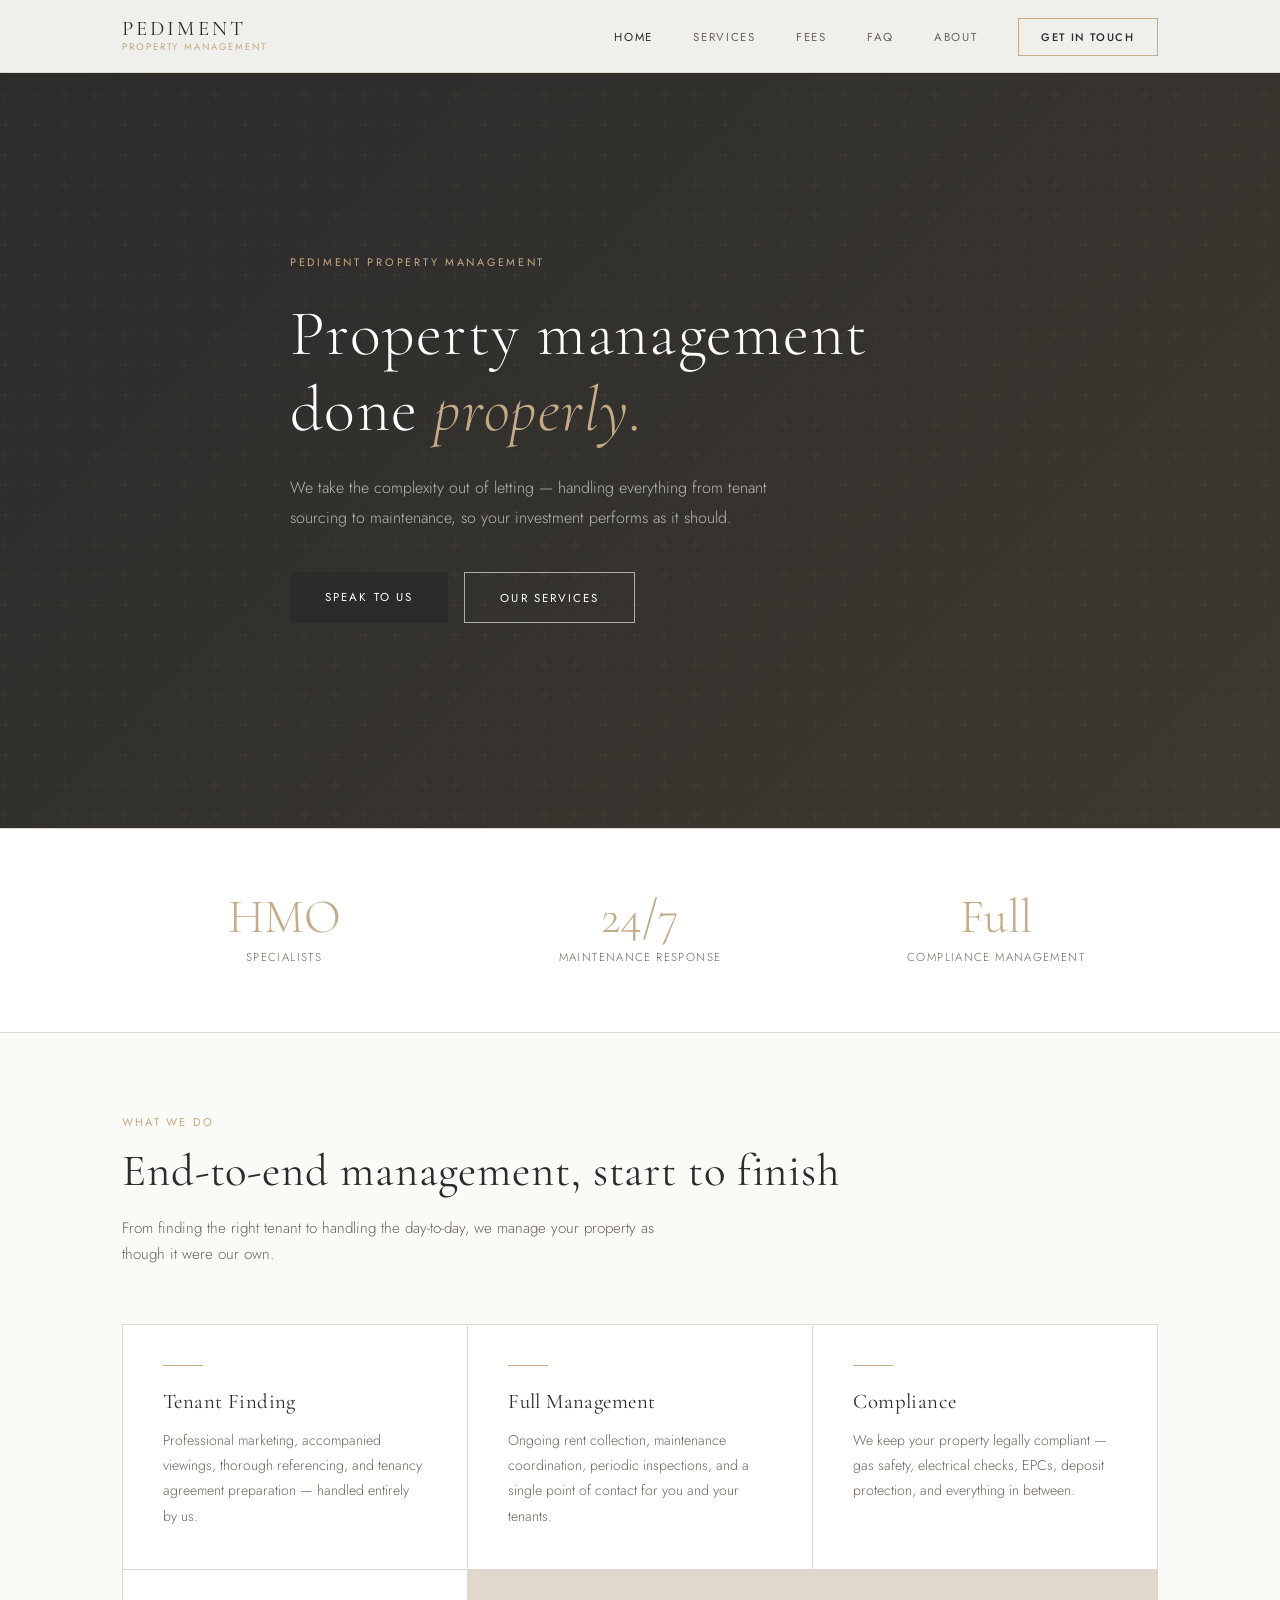
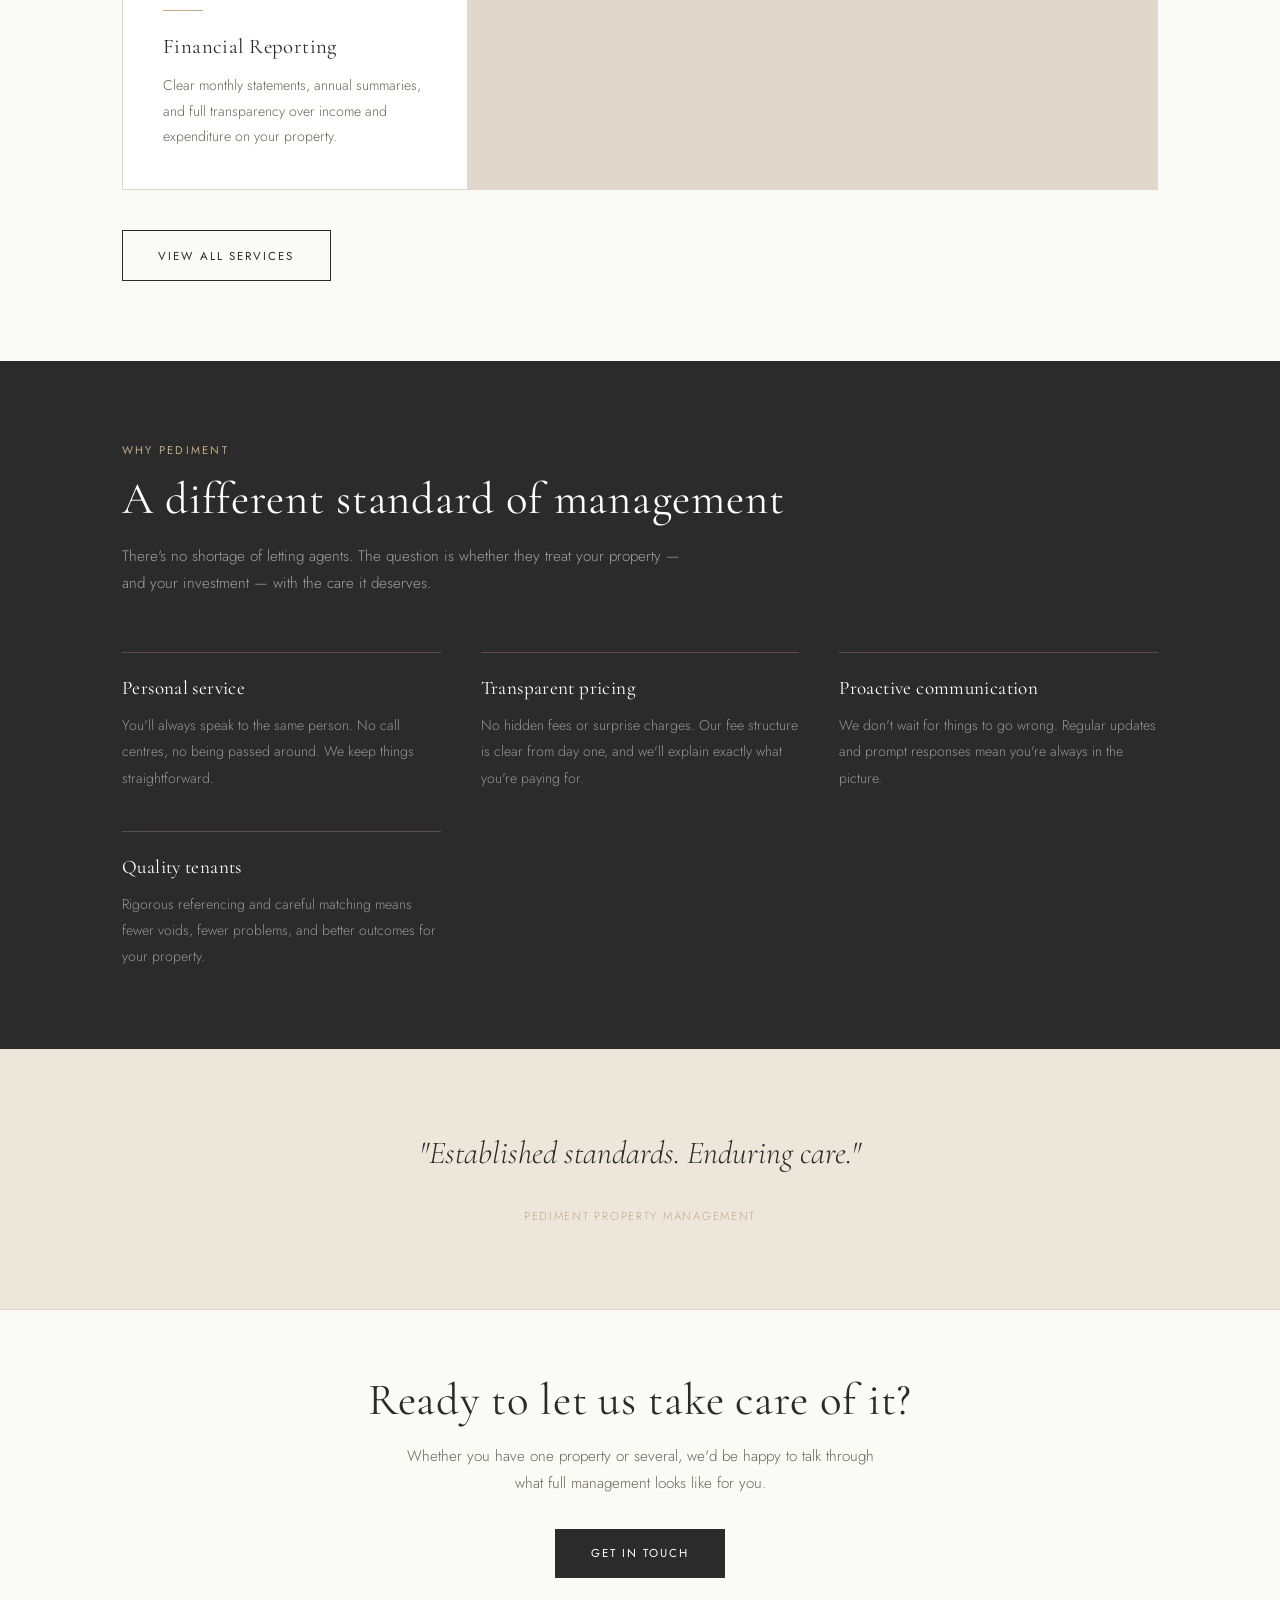
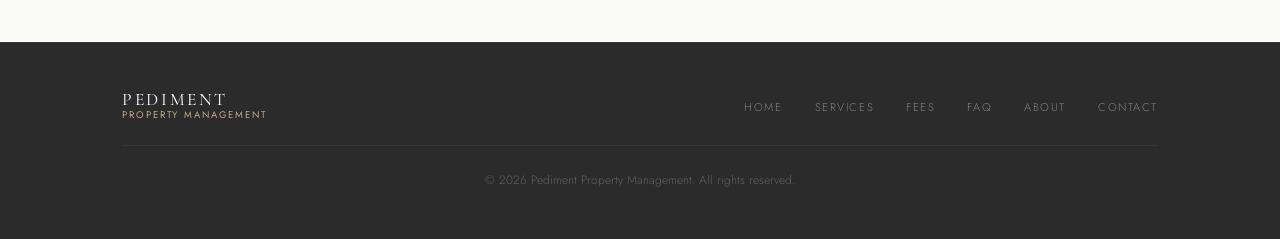
<file: index.html>
<!DOCTYPE html>
<html lang="en">
<head>
  <meta charset="UTF-8" />
  <meta name="viewport" content="width=device-width, initial-scale=1.0" />
  <title>Pediment Property Management</title>
  <meta name="description" content="Professional property management for landlords who expect more. Established standards. Enduring care." />
  <link rel="stylesheet" href="styles.css" />
</head>
<body>

  <!-- Navigation -->
  <nav>
    <div class="nav-inner">
      <a href="index.html" class="nav-logo">
        <div class="nav-logo-text">
          <span class="nav-logo-name">Pediment</span>
          <span class="nav-logo-sub">Property Management</span>
        </div>
      </a>
      <button class="nav-toggle" aria-label="Toggle menu" onclick="toggleNav()">
        <span></span><span></span><span></span>
      </button>
      <ul class="nav-links" id="navLinks">
        <li><a href="index.html" class="active">Home</a></li>
        <li><a href="services.html">Services</a></li>
        <li><a href="fees.html">Fees</a></li>
        <li><a href="faq.html">FAQ</a></li>
        <li><a href="about.html">About</a></li>
        <li><a href="contact.html" class="nav-cta">Get in Touch</a></li>
      </ul>
    </div>
  </nav>

  <!-- Hero -->
  <section class="hero">
    <div class="hero-bg"></div>
    <div class="hero-overlay"></div>
    <div class="container">
      <div class="hero-content">
        <p class="hero-eyebrow">Pediment Property Management</p>
        <h1>Property management done <em>properly.</em></h1>
        <p class="hero-sub">We take the complexity out of letting — handling everything from tenant sourcing to maintenance, so your investment performs as it should.</p>
        <div class="hero-actions">
          <a href="contact.html" class="btn btn-primary">Speak to Us</a>
          <a href="services.html" class="btn btn-light">Our Services</a>
        </div>
      </div>
    </div>
  </section>

  <!-- Intro Stats -->
  <div class="intro">
    <div class="container">
      <div class="intro-grid">
        <div class="intro-item">
          <div class="intro-number">HMO</div>
          <div class="intro-label">Specialists</div>
        </div>
        <div class="intro-item">
          <div class="intro-number">24/7</div>
          <div class="intro-label">Maintenance Response</div>
        </div>
        <div class="intro-item">
          <div class="intro-number">Full</div>
          <div class="intro-label">Compliance Management</div>
        </div>
      </div>
    </div>
  </div>

  <!-- Services Preview -->
  <section class="services-preview">
    <div class="container">
      <div class="section-header">
        <span class="eyebrow">What We Do</span>
        <h2>End-to-end management, start to finish</h2>
        <p>From finding the right tenant to handling the day-to-day, we manage your property as though it were our own.</p>
      </div>
      <div class="services-grid">
        <div class="service-card">
          <div class="service-icon"></div>
          <h3>Tenant Finding</h3>
          <p>Professional marketing, accompanied viewings, thorough referencing, and tenancy agreement preparation — handled entirely by us.</p>
        </div>
        <div class="service-card">
          <div class="service-icon"></div>
          <h3>Full Management</h3>
          <p>Ongoing rent collection, maintenance coordination, periodic inspections, and a single point of contact for you and your tenants.</p>
        </div>
        <div class="service-card">
          <div class="service-icon"></div>
          <h3>Compliance</h3>
          <p>We keep your property legally compliant — gas safety, electrical checks, EPCs, deposit protection, and everything in between.</p>
        </div>
        <div class="service-card">
          <div class="service-icon"></div>
          <h3>Financial Reporting</h3>
          <p>Clear monthly statements, annual summaries, and full transparency over income and expenditure on your property.</p>
        </div>
      </div>
      <div style="margin-top: 2.5rem;">
        <a href="services.html" class="btn btn-outline">View All Services</a>
      </div>
    </div>
  </section>

  <!-- Why Pediment -->
  <section class="why">
    <div class="container">
      <div class="section-header">
        <span class="eyebrow">Why Pediment</span>
        <h2>A different standard of management</h2>
        <p>There's no shortage of letting agents. The question is whether they treat your property — and your investment — with the care it deserves.</p>
      </div>
      <div class="why-grid">
        <div class="why-item">
          <h3>Personal service</h3>
          <p>You'll always speak to the same person. No call centres, no being passed around. We keep things straightforward.</p>
        </div>
        <div class="why-item">
          <h3>Transparent pricing</h3>
          <p>No hidden fees or surprise charges. Our fee structure is clear from day one, and we'll explain exactly what you're paying for.</p>
        </div>
        <div class="why-item">
          <h3>Proactive communication</h3>
          <p>We don't wait for things to go wrong. Regular updates and prompt responses mean you're always in the picture.</p>
        </div>
        <div class="why-item">
          <h3>Quality tenants</h3>
          <p>Rigorous referencing and careful matching means fewer voids, fewer problems, and better outcomes for your property.</p>
        </div>
      </div>
    </div>
  </section>

  <!-- Pull Quote -->
  <div class="pullquote">
    <div class="container">
      <blockquote>"Established standards. Enduring care."</blockquote>
      <cite>Pediment Property Management</cite>
    </div>
  </div>

  <!-- CTA -->
  <div class="cta-band">
    <div class="container">
      <h2>Ready to let us take care of it?</h2>
      <p>Whether you have one property or several, we'd be happy to talk through what full management looks like for you.</p>
      <a href="contact.html" class="btn btn-primary">Get in Touch</a>
    </div>
  </div>

  <!-- Footer -->
  <footer>
    <div class="container">
      <div class="footer-inner">
        <div class="footer-brand nav-logo">
          <div class="nav-logo-text">
            <span class="nav-logo-name">Pediment</span>
            <span class="nav-logo-sub">Property Management</span>
          </div>
        </div>
        <ul class="footer-links">
          <li><a href="index.html">Home</a></li>
          <li><a href="services.html">Services</a></li>
          <li><a href="fees.html">Fees</a></li>
          <li><a href="faq.html">FAQ</a></li>
          <li><a href="about.html">About</a></li>
          <li><a href="contact.html">Contact</a></li>
        </ul>
      </div>
      <p class="footer-copy">&copy; 2026 Pediment Property Management. All rights reserved.</p>
    </div>
  </footer>

  <script>
    function toggleNav() {
      document.getElementById('navLinks').classList.toggle('open');
    }
  </script>
</body>
</html>
</file>
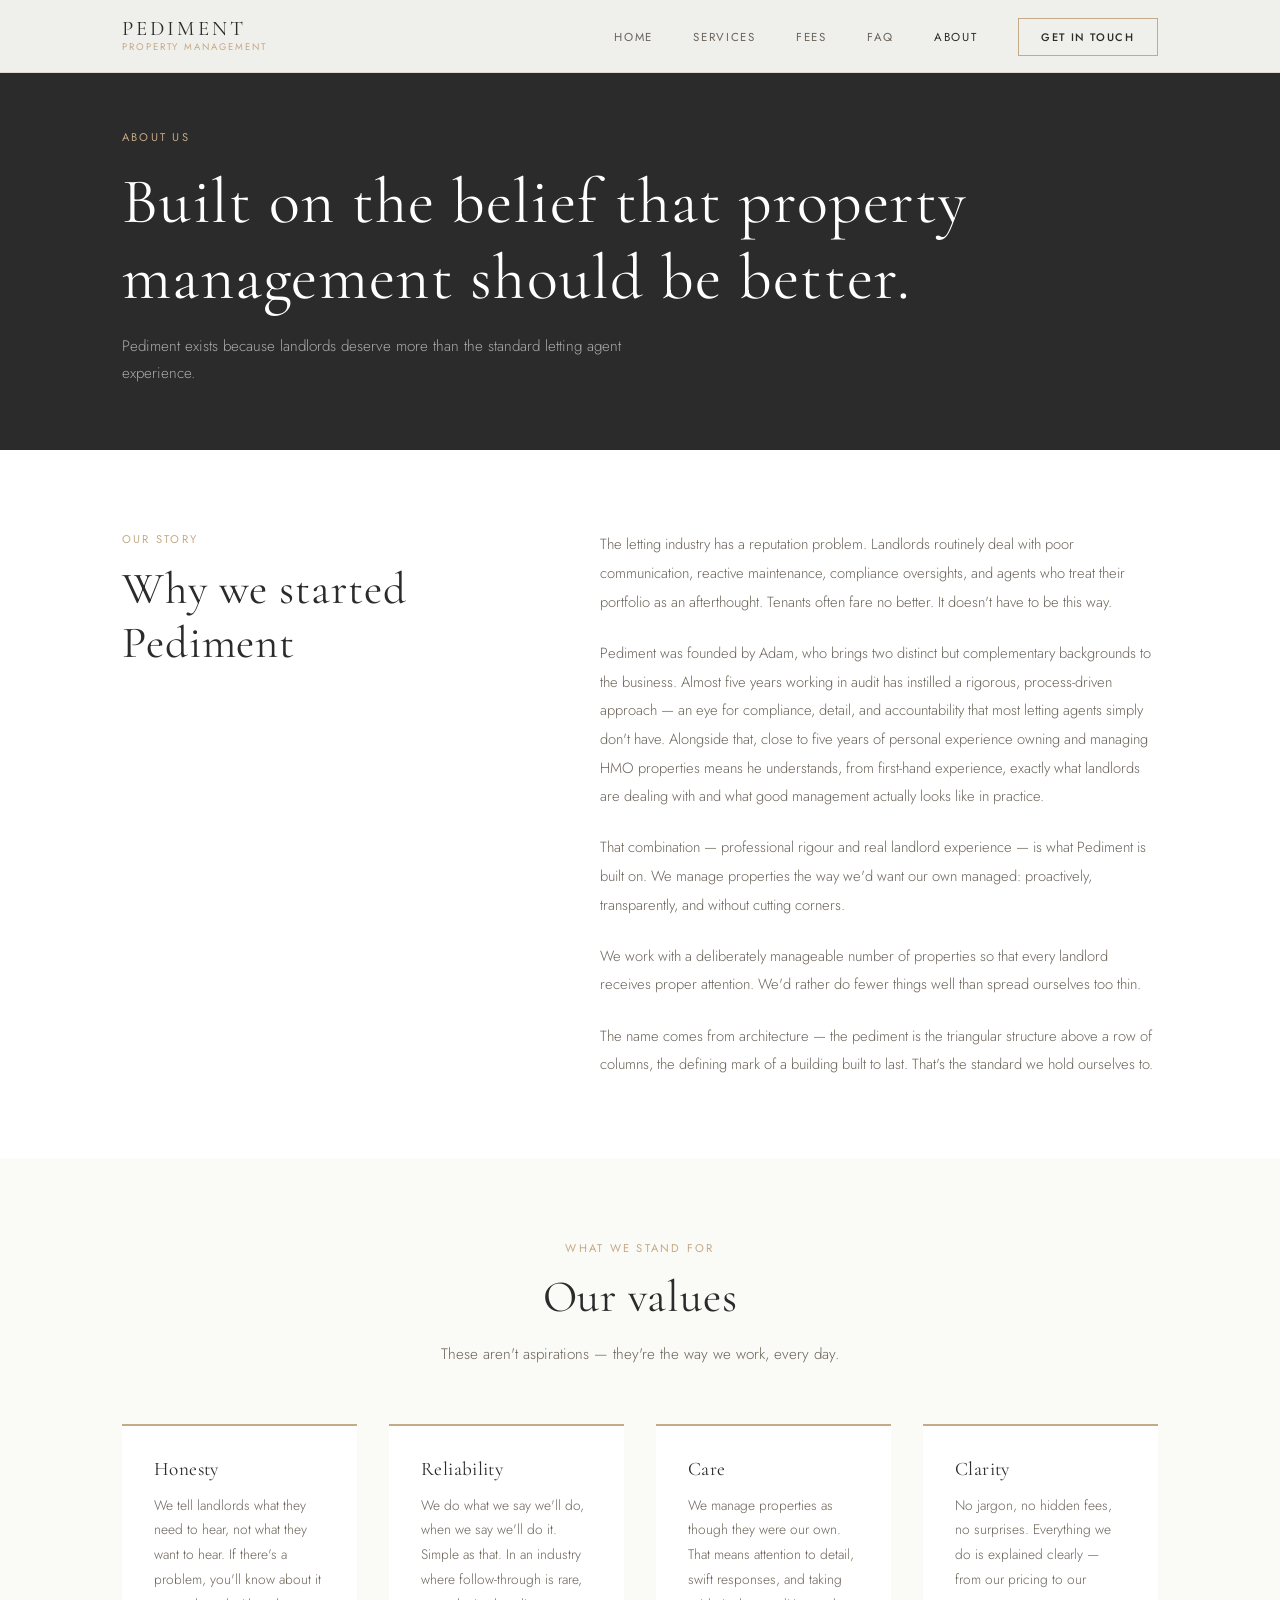
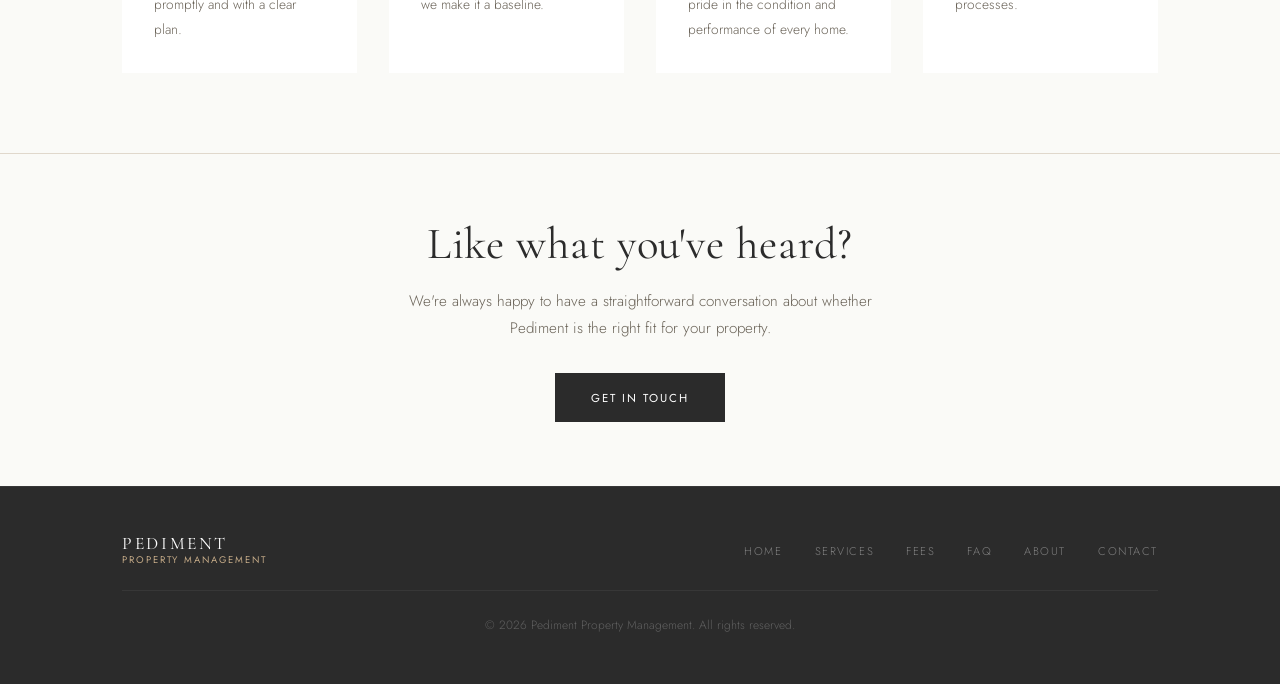
<file: about.html>
<!DOCTYPE html>
<html lang="en">
<head>
  <meta charset="UTF-8" />
  <meta name="viewport" content="width=device-width, initial-scale=1.0" />
  <title>About — Pediment Property Management</title>
  <meta name="description" content="Who we are, what we stand for, and why we started Pediment Property Management." />
  <link rel="stylesheet" href="styles.css" />
</head>
<body>

  <!-- Navigation -->
  <nav>
    <div class="nav-inner">
      <a href="index.html" class="nav-logo">
        <div class="nav-logo-text">
          <span class="nav-logo-name">Pediment</span>
          <span class="nav-logo-sub">Property Management</span>
        </div>
      </a>
      <button class="nav-toggle" aria-label="Toggle menu" onclick="toggleNav()">
        <span></span><span></span><span></span>
      </button>
      <ul class="nav-links" id="navLinks">
        <li><a href="index.html">Home</a></li>
        <li><a href="services.html">Services</a></li>
        <li><a href="fees.html">Fees</a></li>
        <li><a href="faq.html">FAQ</a></li>
        <li><a href="about.html" class="active">About</a></li>
        <li><a href="contact.html" class="nav-cta">Get in Touch</a></li>
      </ul>
    </div>
  </nav>

  <!-- Page Intro -->
  <div class="about-intro">
    <div class="container">
      <span class="eyebrow" style="display:block; margin-bottom: 1rem;">About Us</span>
      <h1>Built on the belief that property management should be better.</h1>
      <p>Pediment exists because landlords deserve more than the standard letting agent experience.</p>
    </div>
  </div>

  <!-- Story -->
  <section class="about-story">
    <div class="container">
      <div class="about-grid">
        <div class="about-sidebar">
          <span class="eyebrow">Our Story</span>
          <h2>Why we started Pediment</h2>
        </div>
        <div class="about-body">
          <p>The letting industry has a reputation problem. Landlords routinely deal with poor communication, reactive maintenance, compliance oversights, and agents who treat their portfolio as an afterthought. Tenants often fare no better. It doesn't have to be this way.</p>
          <p>Pediment was founded by Adam, who brings two distinct but complementary backgrounds to the business. Almost five years working in audit has instilled a rigorous, process-driven approach — an eye for compliance, detail, and accountability that most letting agents simply don't have. Alongside that, close to five years of personal experience owning and managing HMO properties means he understands, from first-hand experience, exactly what landlords are dealing with and what good management actually looks like in practice.</p>
          <p>That combination — professional rigour and real landlord experience — is what Pediment is built on. We manage properties the way we'd want our own managed: proactively, transparently, and without cutting corners.</p>
          <p>We work with a deliberately manageable number of properties so that every landlord receives proper attention. We'd rather do fewer things well than spread ourselves too thin.</p>
          <p>The name comes from architecture — the pediment is the triangular structure above a row of columns, the defining mark of a building built to last. That's the standard we hold ourselves to.</p>
        </div>
      </div>
    </div>
  </section>

  <!-- Values -->
  <section class="values">
    <div class="container">
      <div class="section-header centered">
        <span class="eyebrow">What We Stand For</span>
        <h2>Our values</h2>
        <p>These aren't aspirations — they're the way we work, every day.</p>
      </div>
      <div class="values-grid">
        <div class="value-card">
          <h3>Honesty</h3>
          <p>We tell landlords what they need to hear, not what they want to hear. If there's a problem, you'll know about it promptly and with a clear plan.</p>
        </div>
        <div class="value-card">
          <h3>Reliability</h3>
          <p>We do what we say we'll do, when we say we'll do it. Simple as that. In an industry where follow-through is rare, we make it a baseline.</p>
        </div>
        <div class="value-card">
          <h3>Care</h3>
          <p>We manage properties as though they were our own. That means attention to detail, swift responses, and taking pride in the condition and performance of every home.</p>
        </div>
        <div class="value-card">
          <h3>Clarity</h3>
          <p>No jargon, no hidden fees, no surprises. Everything we do is explained clearly — from our pricing to our processes.</p>
        </div>
      </div>
    </div>
  </section>

  <!-- CTA -->
  <div class="cta-band">
    <div class="container">
      <h2>Like what you've heard?</h2>
      <p>We're always happy to have a straightforward conversation about whether Pediment is the right fit for your property.</p>
      <a href="contact.html" class="btn btn-primary">Get in Touch</a>
    </div>
  </div>

  <!-- Footer -->
  <footer>
    <div class="container">
      <div class="footer-inner">
        <div class="footer-brand nav-logo">
          <div class="nav-logo-text">
            <span class="nav-logo-name">Pediment</span>
            <span class="nav-logo-sub">Property Management</span>
          </div>
        </div>
        <ul class="footer-links">
          <li><a href="index.html">Home</a></li>
          <li><a href="services.html">Services</a></li>
          <li><a href="fees.html">Fees</a></li>
          <li><a href="faq.html">FAQ</a></li>
          <li><a href="about.html">About</a></li>
          <li><a href="contact.html">Contact</a></li>
        </ul>
      </div>
      <p class="footer-copy">&copy; 2026 Pediment Property Management. All rights reserved.</p>
    </div>
  </footer>

  <script>
    function toggleNav() {
      document.getElementById('navLinks').classList.toggle('open');
    }
  </script>
</body>
</html>
</file>
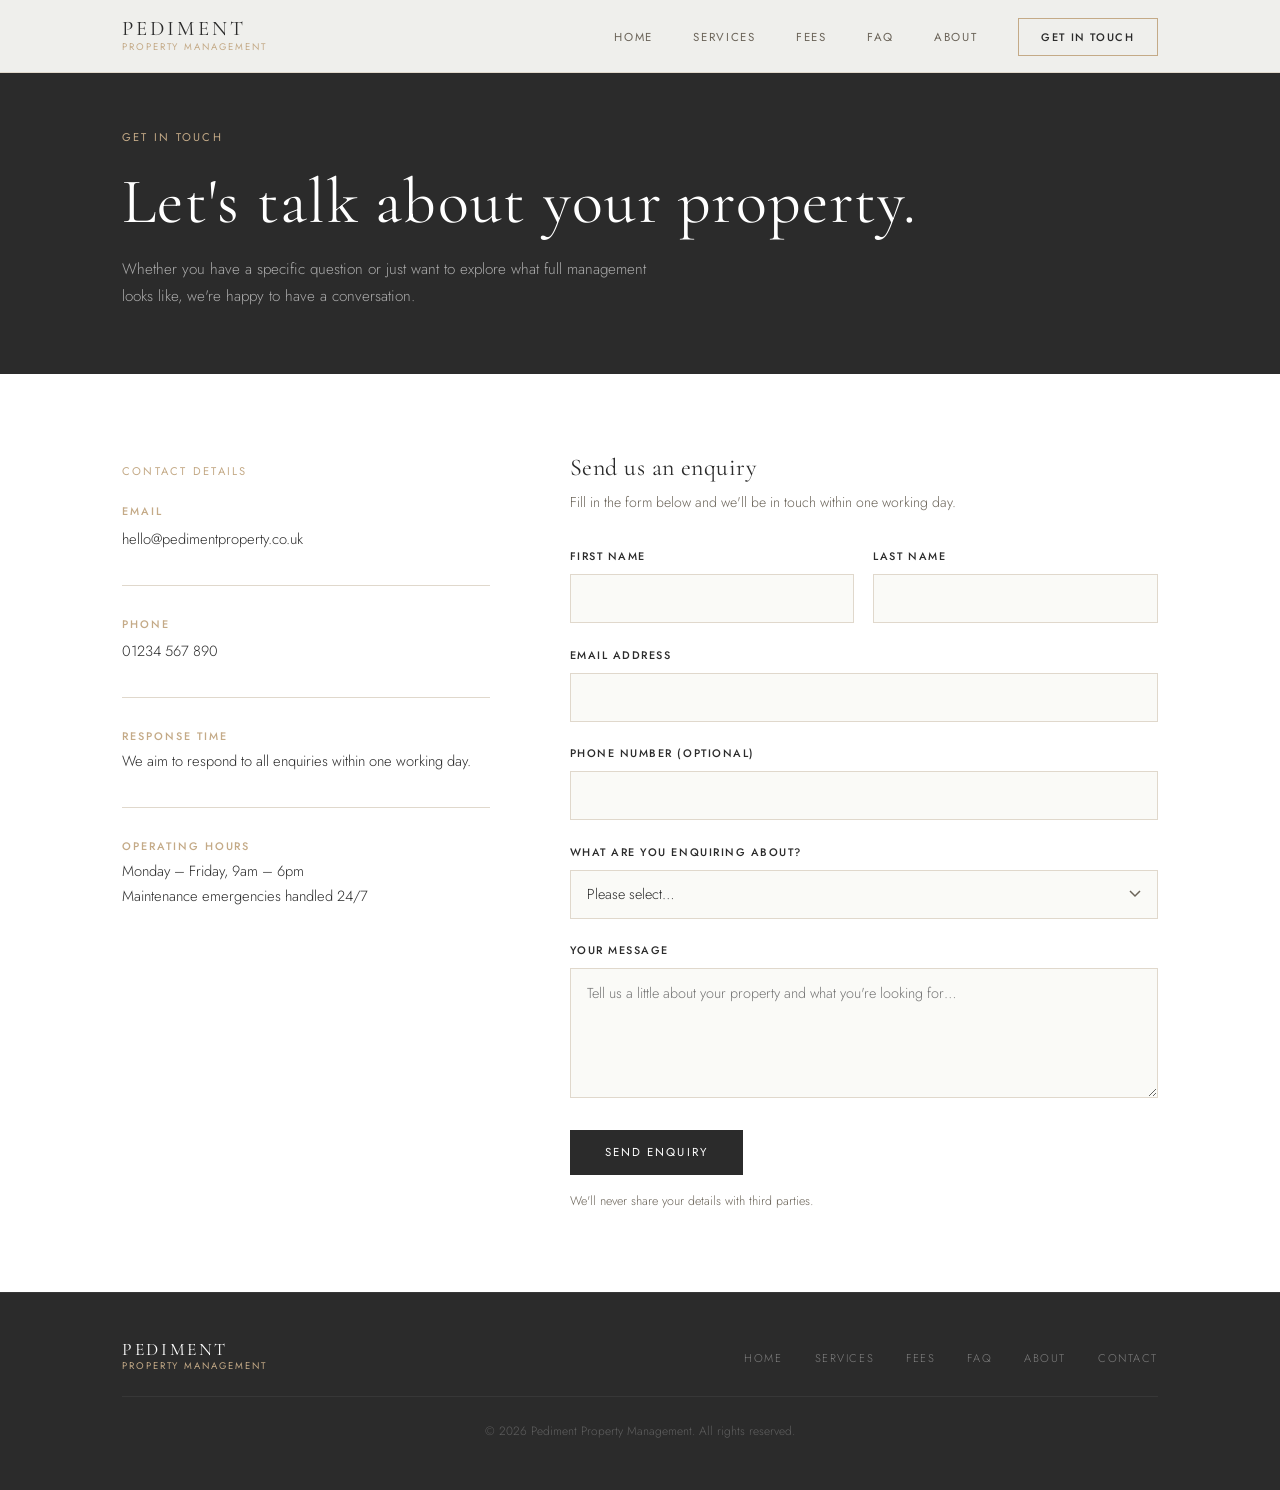
<file: contact.html>
<!DOCTYPE html>
<html lang="en">
<head>
  <meta charset="UTF-8" />
  <meta name="viewport" content="width=device-width, initial-scale=1.0" />
  <title>Contact — Pediment Property Management</title>
  <meta name="description" content="Get in touch with Pediment Property Management. We're happy to talk through your property needs." />
  <link rel="stylesheet" href="styles.css" />
</head>
<body>

  <!-- Navigation -->
  <nav>
    <div class="nav-inner">
      <a href="index.html" class="nav-logo">
        <div class="nav-logo-text">
          <span class="nav-logo-name">Pediment</span>
          <span class="nav-logo-sub">Property Management</span>
        </div>
      </a>
      <button class="nav-toggle" aria-label="Toggle menu" onclick="toggleNav()">
        <span></span><span></span><span></span>
      </button>
      <ul class="nav-links" id="navLinks">
        <li><a href="index.html">Home</a></li>
        <li><a href="services.html">Services</a></li>
        <li><a href="fees.html">Fees</a></li>
        <li><a href="faq.html">FAQ</a></li>
        <li><a href="about.html">About</a></li>
        <li><a href="contact.html" class="active nav-cta">Get in Touch</a></li>
      </ul>
    </div>
  </nav>

  <!-- Page Intro -->
  <div class="contact-intro">
    <div class="container">
      <span class="eyebrow" style="display:block; margin-bottom: 1rem;">Get in Touch</span>
      <h1>Let's talk about your property.</h1>
      <p>Whether you have a specific question or just want to explore what full management looks like, we're happy to have a conversation.</p>
    </div>
  </div>

  <!-- Contact Section -->
  <section class="contact-section">
    <div class="container">
      <div class="contact-grid">

        <!-- Contact Details -->
        <div class="contact-details">
          <span class="eyebrow">Contact Details</span>

          <div class="contact-detail-item">
            <h4>Email</h4>
            <a href="mailto:hello@pedimentproperty.co.uk">hello@pedimentproperty.co.uk</a>
          </div>

          <div class="contact-detail-item">
            <h4>Phone</h4>
            <a href="tel:+441234567890">01234 567 890</a>
          </div>

          <div class="contact-detail-item">
            <h4>Response Time</h4>
            <p>We aim to respond to all enquiries within one working day.</p>
          </div>

          <div class="contact-detail-item">
            <h4>Operating Hours</h4>
            <p>Monday – Friday, 9am – 6pm<br>
            Maintenance emergencies handled 24/7</p>
          </div>
        </div>

        <!-- Enquiry Form -->
        <div class="contact-form-wrap">
          <h3>Send us an enquiry</h3>
          <p class="form-sub">Fill in the form below and we'll be in touch within one working day.</p>

          <form name="contact" method="POST" action="/success.html" netlify netlify-honeypot="bot-field">
            <input type="hidden" name="form-name" value="contact" />
            <!-- Honeypot field to catch spam bots -->
            <p style="display:none;">
              <label>Don't fill this in: <input name="bot-field" /></label>
            </p>

            <div class="form-row">
              <div class="form-group">
                <label for="first-name">First Name</label>
                <input type="text" id="first-name" name="first-name" required />
              </div>
              <div class="form-group">
                <label for="last-name">Last Name</label>
                <input type="text" id="last-name" name="last-name" required />
              </div>
            </div>

            <div class="form-group">
              <label for="email">Email Address</label>
              <input type="email" id="email" name="email" required />
            </div>

            <div class="form-group">
              <label for="phone">Phone Number (optional)</label>
              <input type="tel" id="phone" name="phone" />
            </div>

            <div class="form-group">
              <label for="enquiry-type">What are you enquiring about?</label>
              <select id="enquiry-type" name="enquiry-type" required>
                <option value="" disabled selected>Please select…</option>
                <option value="full-management">Full Property Management</option>
                <option value="tenant-finding">Tenant Finding Only</option>
                <option value="switching">Switching from Another Agent</option>
                <option value="general">General Enquiry</option>
              </select>
            </div>

            <div class="form-group">
              <label for="message">Your Message</label>
              <textarea id="message" name="message" placeholder="Tell us a little about your property and what you're looking for…" required></textarea>
            </div>

            <button type="submit" class="btn btn-primary">Send Enquiry</button>
            <p class="form-note">We'll never share your details with third parties.</p>
          </form>
        </div>

      </div>
    </div>
  </section>

  <!-- Footer -->
  <footer>
    <div class="container">
      <div class="footer-inner">
        <div class="footer-brand nav-logo">
          <div class="nav-logo-text">
            <span class="nav-logo-name">Pediment</span>
            <span class="nav-logo-sub">Property Management</span>
          </div>
        </div>
        <ul class="footer-links">
          <li><a href="index.html">Home</a></li>
          <li><a href="services.html">Services</a></li>
          <li><a href="fees.html">Fees</a></li>
          <li><a href="faq.html">FAQ</a></li>
          <li><a href="about.html">About</a></li>
          <li><a href="contact.html">Contact</a></li>
        </ul>
      </div>
      <p class="footer-copy">&copy; 2026 Pediment Property Management. All rights reserved.</p>
    </div>
  </footer>

  <script>
    function toggleNav() {
      document.getElementById('navLinks').classList.toggle('open');
    }
  </script>
</body>
</html>
</file>
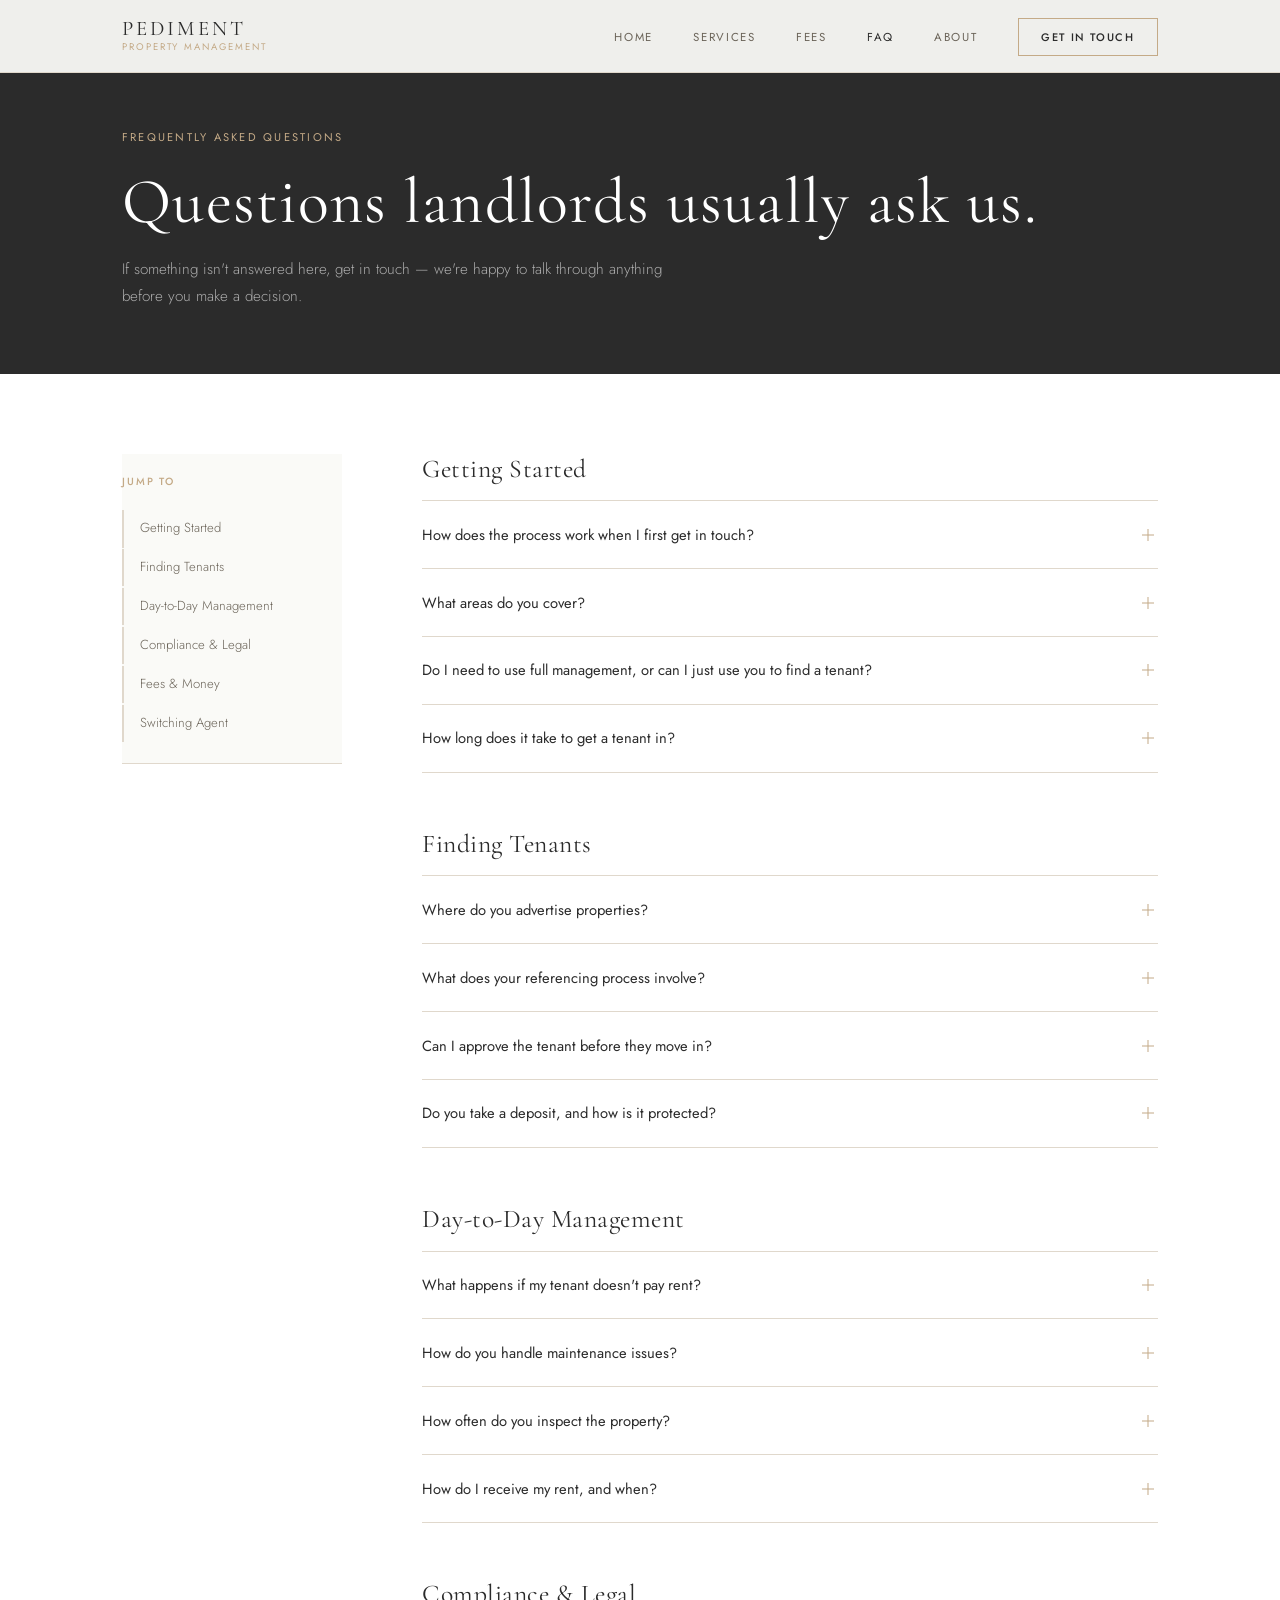
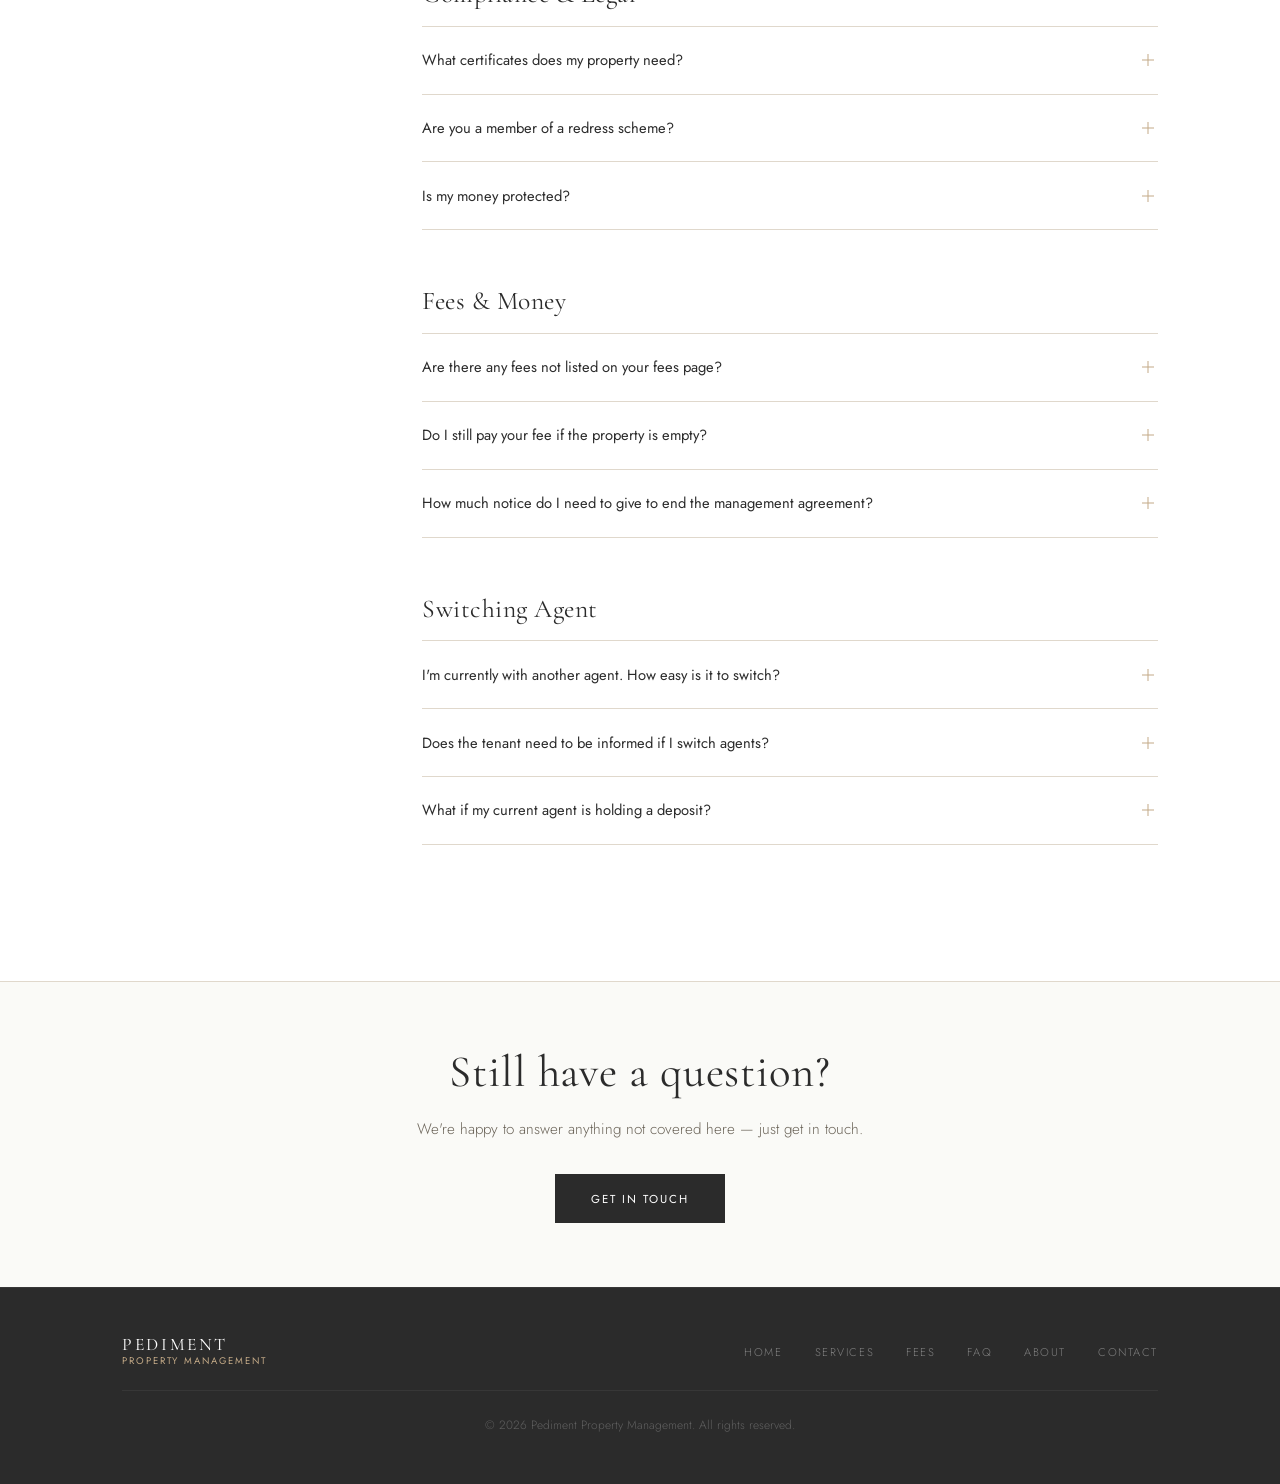
<file: faq.html>
<!DOCTYPE html>
<html lang="en">
<head>
  <meta charset="UTF-8" />
  <meta name="viewport" content="width=device-width, initial-scale=1.0" />
  <title>FAQs — Pediment Property Management</title>
  <meta name="description" content="Answers to common landlord questions about property management, fees, tenants, compliance, and working with Pediment." />
  <link rel="stylesheet" href="styles.css" />
  <style>
    /* ---- FAQ-specific styles ---- */
    .faq-intro {
      padding-top: 8rem;
      padding-bottom: 4rem;
      background: var(--charcoal);
    }
    .faq-intro h1 { color: var(--white); margin-bottom: 1rem; }
    .faq-intro p  { color: rgba(255,255,255,0.6); max-width: 540px; font-size: 0.95rem; }

    .faq-section { background: var(--white); }

    .faq-layout {
      display: grid;
      grid-template-columns: 220px 1fr;
      gap: 5rem;
      align-items: start;
    }

    .faq-nav {
      position: sticky;
      top: 7rem;
    }

    .faq-nav-title {
      font-size: 0.65rem;
      font-weight: 500;
      letter-spacing: 0.18em;
      text-transform: uppercase;
      color: var(--stone);
      margin-bottom: 1.2rem;
    }

    .faq-nav ul {
      list-style: none;
      padding: 0;
    }

    .faq-nav ul li {
      margin-bottom: 0.1rem;
    }

    .faq-nav ul li a {
      font-size: 0.82rem;
      color: var(--mid);
      display: block;
      padding: 0.45rem 0;
      border-left: 2px solid var(--border);
      padding-left: 1rem;
      transition: color 0.2s, border-color 0.2s;
    }

    .faq-nav ul li a:hover {
      color: var(--charcoal);
      border-color: var(--stone);
    }

    .faq-group {
      margin-bottom: 3.5rem;
    }

    .faq-group-title {
      font-family: 'Cormorant Garamond', serif;
      font-size: 1.6rem;
      color: var(--charcoal);
      padding-bottom: 1rem;
      border-bottom: 1px solid var(--border);
      margin-bottom: 0;
    }

    .faq-item {
      border-bottom: 1px solid var(--border);
    }

    .faq-question {
      width: 100%;
      background: none;
      border: none;
      text-align: left;
      cursor: pointer;
      padding: 1.4rem 0;
      display: flex;
      justify-content: space-between;
      align-items: center;
      gap: 1rem;
    }

    .faq-question-text {
      font-family: 'Jost', sans-serif;
      font-size: 0.92rem;
      font-weight: 400;
      color: var(--charcoal);
      line-height: 1.5;
    }

    .faq-icon {
      width: 20px;
      height: 20px;
      flex-shrink: 0;
      position: relative;
    }

    .faq-icon::before,
    .faq-icon::after {
      content: '';
      position: absolute;
      background: var(--stone);
      transition: transform 0.25s, opacity 0.25s;
    }

    .faq-icon::before {
      width: 12px;
      height: 1px;
      top: 50%;
      left: 50%;
      transform: translate(-50%, -50%);
    }

    .faq-icon::after {
      width: 1px;
      height: 12px;
      top: 50%;
      left: 50%;
      transform: translate(-50%, -50%);
    }

    .faq-item.open .faq-icon::after {
      transform: translate(-50%, -50%) rotate(90deg);
      opacity: 0;
    }

    .faq-answer {
      display: none;
      padding-bottom: 1.4rem;
    }

    .faq-item.open .faq-answer {
      display: block;
    }

    .faq-answer p {
      font-size: 0.9rem;
      color: var(--mid);
      line-height: 1.9;
      margin-bottom: 0.9rem;
    }

    .faq-answer p:last-child { margin-bottom: 0; }

    .faq-answer ul {
      list-style: none;
      padding: 0;
      margin: 0.5rem 0 0.9rem;
    }

    .faq-answer ul li {
      font-size: 0.88rem;
      color: var(--mid);
      padding: 0.3rem 0 0.3rem 1.2rem;
      position: relative;
    }

    .faq-answer ul li::before {
      content: '—';
      position: absolute;
      left: 0;
      color: var(--stone);
    }

    @media (max-width: 768px) {
      .faq-layout {
        grid-template-columns: 1fr;
        gap: 2rem;
      }
      .faq-nav { display: none; }
    }
  </style>
</head>
<body>

  <!-- Navigation -->
  <nav>
    <div class="nav-inner">
      <a href="index.html" class="nav-logo">
        <div class="nav-logo-text">
          <span class="nav-logo-name">Pediment</span>
          <span class="nav-logo-sub">Property Management</span>
        </div>
      </a>
      <button class="nav-toggle" aria-label="Toggle menu" onclick="toggleNav()">
        <span></span><span></span><span></span>
      </button>
      <ul class="nav-links" id="navLinks">
        <li><a href="index.html">Home</a></li>
        <li><a href="services.html">Services</a></li>
        <li><a href="fees.html">Fees</a></li>
        <li><a href="faq.html" class="active">FAQ</a></li>
        <li><a href="about.html">About</a></li>
        <li><a href="contact.html" class="nav-cta">Get in Touch</a></li>
      </ul>
    </div>
  </nav>

  <!-- Page Intro -->
  <div class="faq-intro">
    <div class="container">
      <span class="eyebrow" style="display:block; margin-bottom: 1rem;">Frequently Asked Questions</span>
      <h1>Questions landlords usually ask us.</h1>
      <p>If something isn't answered here, get in touch — we're happy to talk through anything before you make a decision.</p>
    </div>
  </div>

  <!-- FAQ Content -->
  <section class="faq-section">
    <div class="container">
      <div class="faq-layout">

        <!-- Sidebar Nav -->
        <nav class="faq-nav">
          <div class="faq-nav-title">Jump to</div>
          <ul>
            <li><a href="#getting-started">Getting Started</a></li>
            <li><a href="#tenants">Finding Tenants</a></li>
            <li><a href="#management">Day-to-Day Management</a></li>
            <li><a href="#compliance">Compliance & Legal</a></li>
            <li><a href="#fees-faq">Fees & Money</a></li>
            <li><a href="#switching">Switching Agent</a></li>
          </ul>
        </nav>

        <!-- Questions -->
        <div class="faq-content">

          <!-- Getting Started -->
          <div class="faq-group" id="getting-started">
            <h2 class="faq-group-title">Getting Started</h2>

            <div class="faq-item">
              <button class="faq-question" onclick="toggleFaq(this)">
                <span class="faq-question-text">How does the process work when I first get in touch?</span>
                <span class="faq-icon"></span>
              </button>
              <div class="faq-answer">
                <p>We start with a straightforward conversation — either by phone or email — to understand your property and what you're looking for. From there, we'll arrange a property appraisal, agree on the right service for your situation, and get everything set up. There's no pressure and no commitment required until you're ready.</p>
              </div>
            </div>

            <div class="faq-item">
              <button class="faq-question" onclick="toggleFaq(this)">
                <span class="faq-question-text">What areas do you cover?</span>
                <span class="faq-icon"></span>
              </button>
              <div class="faq-answer">
                <p>We operate predominantly across Luton and the surrounding areas. As landlords ourselves with direct experience of HMO ownership and management in the area, we know the local market well. If you're unsure whether your property falls within our area, just get in touch and we'll let you know.</p>
              </div>
            </div>

            <div class="faq-item">
              <button class="faq-question" onclick="toggleFaq(this)">
                <span class="faq-question-text">Do I need to use full management, or can I just use you to find a tenant?</span>
                <span class="faq-icon"></span>
              </button>
              <div class="faq-answer">
                <p>Both options are available. If you're an experienced landlord who's comfortable managing the day-to-day yourself, our tenant finding service gets you a thoroughly vetted tenant and all the documentation in order. If you'd rather hand everything over, full management covers the lot.</p>
                <p>Many landlords start with tenant finding and move to full management once they see how much easier it makes things. There's no obligation to do so.</p>
              </div>
            </div>

            <div class="faq-item">
              <button class="faq-question" onclick="toggleFaq(this)">
                <span class="faq-question-text">How long does it take to get a tenant in?</span>
                <span class="faq-icon"></span>
              </button>
              <div class="faq-answer">
                <p>It varies by property and market conditions, but most properties are let within two to four weeks of being listed. Realistic pricing and good presentation make a significant difference to how quickly a property lets — we'll give you honest advice on both when we see the property.</p>
              </div>
            </div>
          </div>

          <!-- Finding Tenants -->
          <div class="faq-group" id="tenants">
            <h2 class="faq-group-title">Finding Tenants</h2>

            <div class="faq-item">
              <button class="faq-question" onclick="toggleFaq(this)">
                <span class="faq-question-text">Where do you advertise properties?</span>
                <span class="faq-icon"></span>
              </button>
              <div class="faq-answer">
                <p>We list on the major UK property portals including Rightmove and Zoopla, supported by professional photography and accurate, well-written descriptions. We also draw on our own network of prospective tenants who've previously registered an interest.</p>
              </div>
            </div>

            <div class="faq-item">
              <button class="faq-question" onclick="toggleFaq(this)">
                <span class="faq-question-text">What does your referencing process involve?</span>
                <span class="faq-icon"></span>
              </button>
              <div class="faq-answer">
                <p>We run thorough checks on every applicant before making a recommendation:</p>
                <ul>
                  <li>Full credit check</li>
                  <li>Employment and income verification</li>
                  <li>Previous landlord reference</li>
                  <li>Right to Rent check</li>
                  <li>Identity verification</li>
                </ul>
                <p>We don't cut corners here. A poor referencing decision costs landlords far more than the time it takes to do it properly.</p>
              </div>
            </div>

            <div class="faq-item">
              <button class="faq-question" onclick="toggleFaq(this)">
                <span class="faq-question-text">Can I approve the tenant before they move in?</span>
                <span class="faq-icon"></span>
              </button>
              <div class="faq-answer">
                <p>Yes. We'll always present you with our recommendation and the supporting reference information before any tenancy is agreed. The final decision is yours.</p>
              </div>
            </div>

            <div class="faq-item">
              <button class="faq-question" onclick="toggleFaq(this)">
                <span class="faq-question-text">Do you take a deposit, and how is it protected?</span>
                <span class="faq-icon"></span>
              </button>
              <div class="faq-answer">
                <p>Yes — we collect a deposit from the tenant at the start of the tenancy, typically equivalent to five weeks' rent. This is registered with a government-approved Tenancy Deposit Protection scheme within the legal timeframe. At the end of the tenancy, we manage the check-out process and any deposit negotiations on your behalf.</p>
              </div>
            </div>
          </div>

          <!-- Day-to-Day Management -->
          <div class="faq-group" id="management">
            <h2 class="faq-group-title">Day-to-Day Management</h2>

            <div class="faq-item">
              <button class="faq-question" onclick="toggleFaq(this)">
                <span class="faq-question-text">What happens if my tenant doesn't pay rent?</span>
                <span class="faq-icon"></span>
              </button>
              <div class="faq-answer">
                <p>We act promptly. If rent isn't received on the due date, we contact the tenant immediately and keep you informed. Most arrears situations are resolved quickly with direct communication. If the situation escalates, we'll guide you through the legal process and next steps.</p>
                <p>Thorough referencing upfront significantly reduces the likelihood of rent arrears — which is why we take that process seriously.</p>
              </div>
            </div>

            <div class="faq-item">
              <button class="faq-question" onclick="toggleFaq(this)">
                <span class="faq-question-text">How do you handle maintenance issues?</span>
                <span class="faq-icon"></span>
              </button>
              <div class="faq-answer">
                <p>Tenants report issues directly to us. We assess urgency, instruct trusted contractors, and keep you informed throughout. For routine repairs, we'll proceed within an agreed spending limit without needing to contact you each time. For anything above that threshold, we'll always check with you first.</p>
                <p>Emergency maintenance — things like boiler failures or leaks — is covered 24/7.</p>
              </div>
            </div>

            <div class="faq-item">
              <button class="faq-question" onclick="toggleFaq(this)">
                <span class="faq-question-text">How often do you inspect the property?</span>
                <span class="faq-icon"></span>
              </button>
              <div class="faq-answer">
                <p>We carry out periodic inspections — typically every three to six months — with advance notice given to the tenant as required by law. After each inspection you'll receive a written report with photos. If anything needs attention, we'll flag it and agree a course of action with you.</p>
              </div>
            </div>

            <div class="faq-item">
              <button class="faq-question" onclick="toggleFaq(this)">
                <span class="faq-question-text">How do I receive my rent, and when?</span>
                <span class="faq-icon"></span>
              </button>
              <div class="faq-answer">
                <p>Rent is collected from the tenant on their due date, our fee is deducted, and the balance is transferred directly to you — typically within one to two working days. You'll receive a monthly statement confirming the amounts.</p>
              </div>
            </div>
          </div>

          <!-- Compliance -->
          <div class="faq-group" id="compliance">
            <h2 class="faq-group-title">Compliance & Legal</h2>

            <div class="faq-item">
              <button class="faq-question" onclick="toggleFaq(this)">
                <span class="faq-question-text">What certificates does my property need?</span>
                <span class="faq-icon"></span>
              </button>
              <div class="faq-answer">
                <p>At a minimum, most rental properties require:</p>
                <ul>
                  <li>Gas Safety Certificate — annually (if there's a gas supply)</li>
                  <li>Electrical Installation Condition Report (EICR) — every five years</li>
                  <li>Energy Performance Certificate (EPC) — valid for ten years, but must meet a minimum E rating</li>
                  <li>Working smoke alarms on every floor</li>
                  <li>Carbon monoxide detectors in rooms with solid fuel appliances</li>
                </ul>
                <p>We track all of these on your behalf and arrange renewals before they expire.</p>
              </div>
            </div>

            <div class="faq-item">
              <button class="faq-question" onclick="toggleFaq(this)">
                <span class="faq-question-text">Are you a member of a redress scheme?</span>
                <span class="faq-icon"></span>
              </button>
              <div class="faq-answer">
                <p>Yes. All letting agents and property managers in England are legally required to belong to a government-approved redress scheme. We are in the process of registering our membership and will update this page once confirmed. In the meantime, please get in touch if you have any questions about this.</p>
              </div>
            </div>

            <div class="faq-item">
              <button class="faq-question" onclick="toggleFaq(this)">
                <span class="faq-question-text">Is my money protected?</span>
                <span class="faq-icon"></span>
              </button>
              <div class="faq-answer">
                <!-- UPDATE: Add your CMP scheme details -->
                <p>Yes. We hold client money — including rent and deposits — in a separate client account and are members of a Client Money Protection (CMP) scheme. This means your funds are protected in the event of any financial failure on our part. Details of our CMP membership are available on request.</p>
              </div>
            </div>
          </div>

          <!-- Fees -->
          <div class="faq-group" id="fees-faq">
            <h2 class="faq-group-title">Fees & Money</h2>

            <div class="faq-item">
              <button class="faq-question" onclick="toggleFaq(this)">
                <span class="faq-question-text">Are there any fees not listed on your fees page?</span>
                <span class="faq-icon"></span>
              </button>
              <div class="faq-answer">
                <p>No. Everything we charge is listed on our <a href="fees.html" style="color: var(--stone);">fees page</a>. We don't add hidden charges or mark up contractor invoices. If an unusual situation arises that warrants a cost not covered by our standard fee structure, we'll discuss it with you before proceeding.</p>
              </div>
            </div>

            <div class="faq-item">
              <button class="faq-question" onclick="toggleFaq(this)">
                <span class="faq-question-text">Do I still pay your fee if the property is empty?</span>
                <span class="faq-icon"></span>
              </button>
              <div class="faq-answer">
                <p>No. Our management fee is a percentage of rent collected — if no rent comes in, no management fee is charged. This means we're as motivated as you are to keep void periods short.</p>
              </div>
            </div>

            <div class="faq-item">
              <button class="faq-question" onclick="toggleFaq(this)">
                <span class="faq-question-text">How much notice do I need to give to end the management agreement?</span>
                <span class="faq-icon"></span>
              </button>
              <div class="faq-answer">
                <p>We ask for two months' written notice to end a management agreement. Full details are set out in the management agreement you'll sign at the outset — we're happy to talk through these terms before you commit to anything.</p>
              </div>
            </div>
          </div>

          <!-- Switching -->
          <div class="faq-group" id="switching">
            <h2 class="faq-group-title">Switching Agent</h2>

            <div class="faq-item">
              <button class="faq-question" onclick="toggleFaq(this)">
                <span class="faq-question-text">I'm currently with another agent. How easy is it to switch?</span>
                <span class="faq-icon"></span>
              </button>
              <div class="faq-answer">
                <p>Switching is usually more straightforward than landlords expect. The main steps are: serving notice on your current agent in line with their agreement, then transferring the relevant documentation — tenancy agreement, deposit details, compliance certificates — across to us.</p>
                <p>We handle the administrative side of this and will guide you through it. You don't need to wait for a tenancy to end before switching.</p>
              </div>
            </div>

            <div class="faq-item">
              <button class="faq-question" onclick="toggleFaq(this)">
                <span class="faq-question-text">Does the tenant need to be informed if I switch agents?</span>
                <span class="faq-icon"></span>
              </button>
              <div class="faq-answer">
                <p>Yes — tenants must be formally notified of any change to the management arrangement, including updated contact details and where to pay rent. We take care of this communication on your behalf as part of the handover process.</p>
              </div>
            </div>

            <div class="faq-item">
              <button class="faq-question" onclick="toggleFaq(this)">
                <span class="faq-question-text">What if my current agent is holding a deposit?</span>
                <span class="faq-icon"></span>
              </button>
              <div class="faq-answer">
                <p>Deposits registered with a government-backed scheme remain protected regardless of which agent manages the property — the registration is tied to the tenancy, not the agent. If your current agent holds the deposit directly, the transfer process will depend on the scheme involved. We'll help you understand what's needed once we know the specifics.</p>
              </div>
            </div>

          </div>
        </div><!-- end faq-content -->
      </div><!-- end faq-layout -->
    </div>
  </section>

  <!-- CTA -->
  <div class="cta-band">
    <div class="container">
      <h2>Still have a question?</h2>
      <p>We're happy to answer anything not covered here — just get in touch.</p>
      <a href="contact.html" class="btn btn-primary">Get in Touch</a>
    </div>
  </div>

  <!-- Footer -->
  <footer>
    <div class="container">
      <div class="footer-inner">
        <div class="footer-brand nav-logo">
          <div class="nav-logo-text">
            <span class="nav-logo-name">Pediment</span>
            <span class="nav-logo-sub">Property Management</span>
          </div>
        </div>
        <ul class="footer-links">
          <li><a href="index.html">Home</a></li>
          <li><a href="services.html">Services</a></li>
          <li><a href="fees.html">Fees</a></li>
          <li><a href="faq.html">FAQ</a></li>
          <li><a href="about.html">About</a></li>
          <li><a href="contact.html">Contact</a></li>
        </ul>
      </div>
      <p class="footer-copy">&copy; 2026 Pediment Property Management. All rights reserved.</p>
    </div>
  </footer>

  <script>
    function toggleNav() {
      document.getElementById('navLinks').classList.toggle('open');
    }
    function toggleFaq(btn) {
      const item = btn.closest('.faq-item');
      const isOpen = item.classList.contains('open');
      // Close all open items
      document.querySelectorAll('.faq-item.open').forEach(el => el.classList.remove('open'));
      // Open this one if it wasn't already open
      if (!isOpen) item.classList.add('open');
    }
  </script>
</body>
</html>
</file>
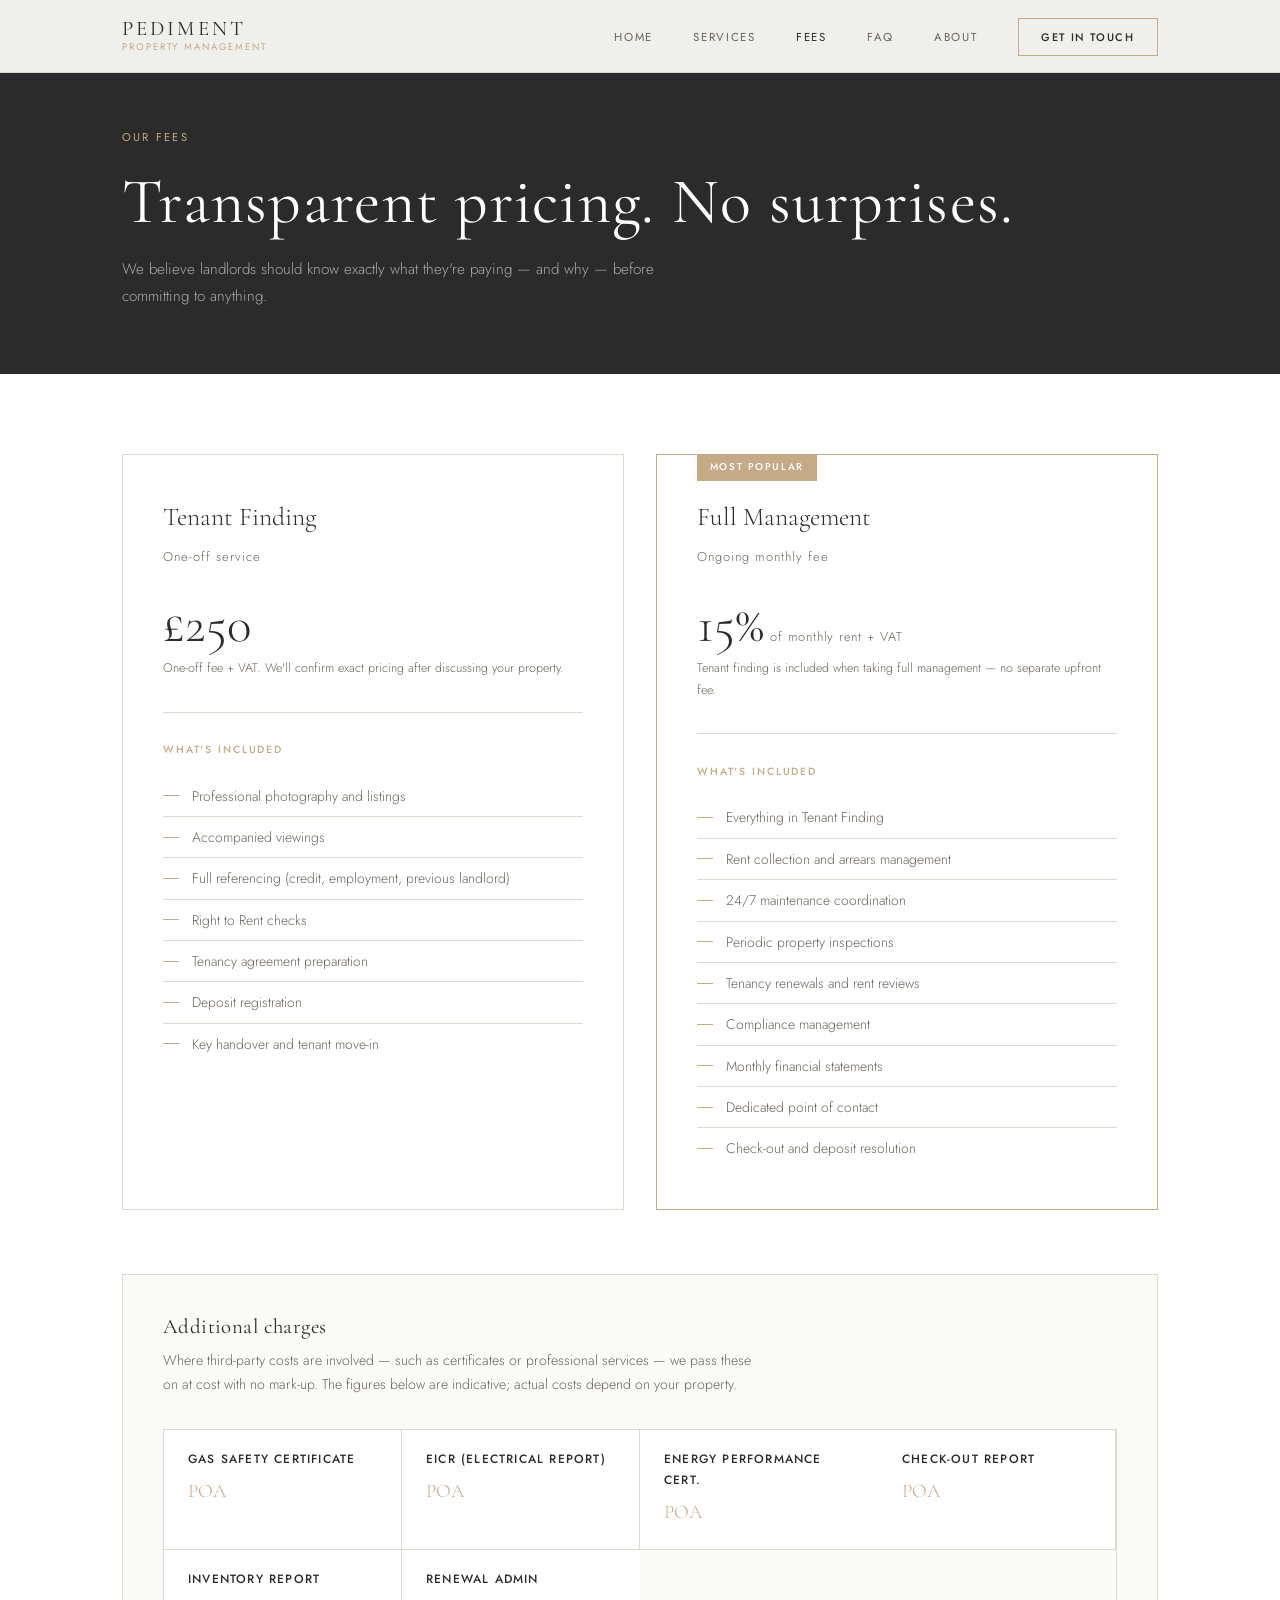
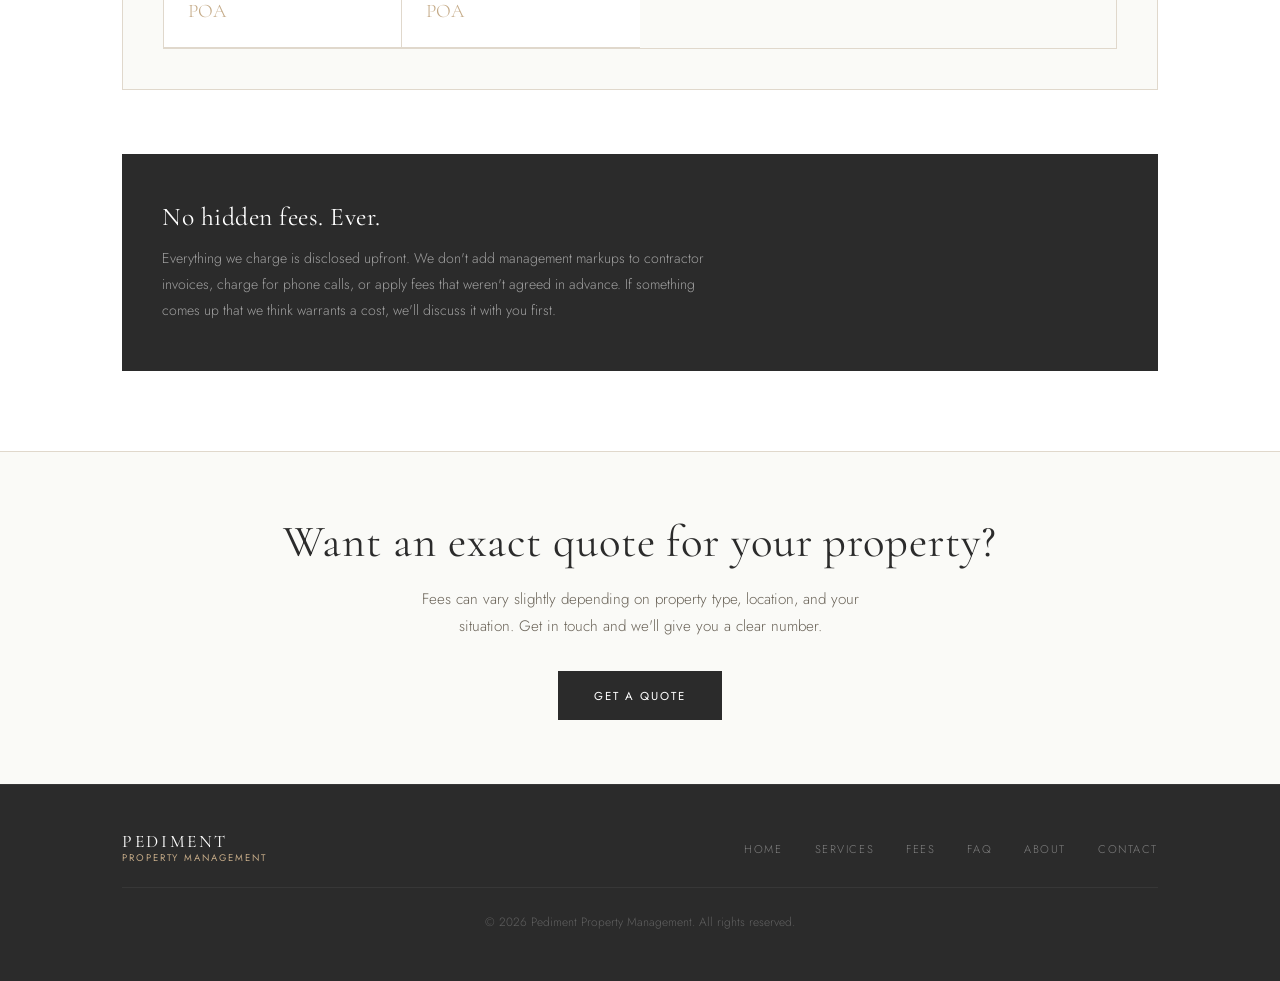
<file: fees.html>
<!DOCTYPE html>
<html lang="en">
<head>
  <meta charset="UTF-8" />
  <meta name="viewport" content="width=device-width, initial-scale=1.0" />
  <title>Fees — Pediment Property Management</title>
  <meta name="description" content="Transparent, straightforward fees for landlords. No hidden charges. See exactly what you pay with Pediment Property Management." />
  <link rel="stylesheet" href="styles.css" />
  <style>
    /* ---- Fees-specific styles ---- */
    .fees-intro {
      padding-top: 8rem;
      padding-bottom: 4rem;
      background: var(--charcoal);
    }
    .fees-intro h1 { color: var(--white); margin-bottom: 1rem; }
    .fees-intro p  { color: rgba(255,255,255,0.6); max-width: 540px; font-size: 0.95rem; }

    .fees-section { background: var(--white); }

    .fees-grid {
      display: grid;
      grid-template-columns: 1fr 1fr;
      gap: 2rem;
      margin-bottom: 4rem;
    }

    .fee-card {
      border: 1px solid var(--border);
      padding: 2.5rem;
      position: relative;
    }

    .fee-card.featured {
      border-color: var(--stone);
    }

    .fee-card-badge {
      position: absolute;
      top: -1px;
      left: 2.5rem;
      background: var(--stone);
      color: var(--white);
      font-size: 0.62rem;
      font-weight: 500;
      letter-spacing: 0.16em;
      text-transform: uppercase;
      padding: 0.3rem 0.8rem;
    }

    .fee-card-name {
      font-family: 'Cormorant Garamond', serif;
      font-size: 1.6rem;
      color: var(--charcoal);
      margin-bottom: 0.4rem;
    }

    .fee-card-sub {
      font-size: 0.8rem;
      color: var(--mid);
      letter-spacing: 0.08em;
      margin-bottom: 2rem;
    }

    .fee-price {
      display: flex;
      align-items: baseline;
      gap: 0.4rem;
      margin-bottom: 0.4rem;
    }

    .fee-price-number {
      font-family: 'Cormorant Garamond', serif;
      font-size: 3.2rem;
      font-weight: 300;
      color: var(--charcoal);
      line-height: 1;
    }

    .fee-price-unit {
      font-size: 0.8rem;
      color: var(--mid);
      letter-spacing: 0.06em;
    }

    .fee-price-note {
      font-size: 0.78rem;
      color: var(--mid);
      margin-bottom: 2rem;
    }

    .fee-divider {
      height: 1px;
      background: var(--border);
      margin-bottom: 1.8rem;
    }

    .fee-includes-title {
      font-size: 0.65rem;
      font-weight: 500;
      letter-spacing: 0.18em;
      text-transform: uppercase;
      color: var(--stone);
      margin-bottom: 1rem;
    }

    .fee-includes {
      list-style: none;
      padding: 0;
    }

    .fee-includes li {
      font-size: 0.87rem;
      color: var(--mid);
      padding: 0.5rem 0;
      border-bottom: 1px solid var(--border);
      display: flex;
      align-items: center;
      gap: 0.8rem;
    }

    .fee-includes li:last-child { border-bottom: none; }

    .fee-includes li::before {
      content: '';
      display: inline-block;
      width: 16px;
      height: 1px;
      background: var(--stone);
      flex-shrink: 0;
    }

    .additional-fees {
      background: var(--offwhite);
      border: 1px solid var(--border);
      padding: 2.5rem;
      margin-bottom: 4rem;
    }

    .additional-fees h3 {
      font-size: 1.3rem;
      color: var(--charcoal);
      margin-bottom: 0.5rem;
    }

    .additional-fees .intro-text {
      font-size: 0.88rem;
      color: var(--mid);
      margin-bottom: 2rem;
      max-width: 600px;
    }

    .additional-fees-grid {
      display: grid;
      grid-template-columns: repeat(auto-fit, minmax(220px, 1fr));
      gap: 0;
      border: 1px solid var(--border);
    }

    .add-fee-item {
      padding: 1.2rem 1.5rem;
      border-right: 1px solid var(--border);
      border-bottom: 1px solid var(--border);
      background: var(--white);
    }

    .add-fee-item:nth-child(3n) { border-right: none; }

    .add-fee-label {
      font-size: 0.75rem;
      font-weight: 500;
      letter-spacing: 0.1em;
      text-transform: uppercase;
      color: var(--charcoal);
      margin-bottom: 0.3rem;
    }

    .add-fee-price {
      font-family: 'Cormorant Garamond', serif;
      font-size: 1.2rem;
      color: var(--stone);
    }

    .no-hidden {
      background: var(--charcoal);
      padding: 3rem 2.5rem;
      display: flex;
      gap: 3rem;
      align-items: start;
      margin-bottom: 0;
    }

    .no-hidden-text h3 {
      font-family: 'Cormorant Garamond', serif;
      font-size: 1.6rem;
      color: var(--white);
      margin-bottom: 0.75rem;
    }

    .no-hidden-text p {
      font-size: 0.88rem;
      color: rgba(255,255,255,0.55);
      line-height: 1.85;
      max-width: 560px;
    }

    @media (max-width: 768px) {
      .fees-grid { grid-template-columns: 1fr; }
      .additional-fees-grid { grid-template-columns: 1fr 1fr; }
      .add-fee-item:nth-child(3n) { border-right: 1px solid var(--border); }
      .add-fee-item:nth-child(2n) { border-right: none; }
      .no-hidden { flex-direction: column; gap: 1rem; }
    }
  </style>
</head>
<body>

  <!-- Navigation -->
  <nav>
    <div class="nav-inner">
      <a href="index.html" class="nav-logo">
        <div class="nav-logo-text">
          <span class="nav-logo-name">Pediment</span>
          <span class="nav-logo-sub">Property Management</span>
        </div>
      </a>
      <button class="nav-toggle" aria-label="Toggle menu" onclick="toggleNav()">
        <span></span><span></span><span></span>
      </button>
      <ul class="nav-links" id="navLinks">
        <li><a href="index.html">Home</a></li>
        <li><a href="services.html">Services</a></li>
        <li><a href="fees.html" class="active">Fees</a></li>
        <li><a href="faq.html">FAQ</a></li>
        <li><a href="about.html">About</a></li>
        <li><a href="contact.html" class="nav-cta">Get in Touch</a></li>
      </ul>
    </div>
  </nav>

  <!-- Page Intro -->
  <div class="fees-intro">
    <div class="container">
      <span class="eyebrow" style="display:block; margin-bottom: 1rem;">Our Fees</span>
      <h1>Transparent pricing. No surprises.</h1>
      <p>We believe landlords should know exactly what they're paying — and why — before committing to anything.</p>
    </div>
  </div>

  <!-- Fees -->
  <section class="fees-section">
    <div class="container">

      <div class="fees-grid">

        <!-- Tenant Finding -->
        <div class="fee-card">
          <div class="fee-card-name">Tenant Finding</div>
          <div class="fee-card-sub">One-off service</div>
          <div class="fee-price">
            <span class="fee-price-number">£250</span>
          </div>
          <div class="fee-price-note">One-off fee + VAT. We'll confirm exact pricing after discussing your property.</div>
          <div class="fee-divider"></div>
          <div class="fee-includes-title">What's included</div>
          <ul class="fee-includes">
            <li>Professional photography and listings</li>
            <li>Accompanied viewings</li>
            <li>Full referencing (credit, employment, previous landlord)</li>
            <li>Right to Rent checks</li>
            <li>Tenancy agreement preparation</li>
            <li>Deposit registration</li>
            <li>Key handover and tenant move-in</li>
          </ul>
        </div>

        <!-- Full Management -->
        <div class="fee-card featured">
          <div class="fee-card-badge">Most Popular</div>
          <div class="fee-card-name">Full Management</div>
          <div class="fee-card-sub">Ongoing monthly fee</div>
          <div class="fee-price">
            <span class="fee-price-number">15%</span>
            <span class="fee-price-unit">of monthly rent + VAT</span>
          </div>
          <div class="fee-price-note">Tenant finding is included when taking full management — no separate upfront fee.</div>
          <div class="fee-divider"></div>
          <div class="fee-includes-title">What's included</div>
          <ul class="fee-includes">
            <li>Everything in Tenant Finding</li>
            <li>Rent collection and arrears management</li>
            <li>24/7 maintenance coordination</li>
            <li>Periodic property inspections</li>
            <li>Tenancy renewals and rent reviews</li>
            <li>Compliance management</li>
            <li>Monthly financial statements</li>
            <li>Dedicated point of contact</li>
            <li>Check-out and deposit resolution</li>
          </ul>
        </div>

      </div>

      <!-- Additional Fees -->
      <div class="additional-fees">
        <h3>Additional charges</h3>
        <p class="intro-text">Where third-party costs are involved — such as certificates or professional services — we pass these on at cost with no mark-up. The figures below are indicative; actual costs depend on your property.</p>
        <div class="additional-fees-grid">
          <div class="add-fee-item">
            <div class="add-fee-label">Gas Safety Certificate</div>
            <div class="add-fee-price">POA</div>
          </div>
          <div class="add-fee-item">
            <div class="add-fee-label">EICR (Electrical Report)</div>
            <div class="add-fee-price">POA</div>
          </div>
          <div class="add-fee-item">
            <div class="add-fee-label">Energy Performance Cert.</div>
            <div class="add-fee-price">POA</div>
          </div>
          <div class="add-fee-item">
            <div class="add-fee-label">Check-out Report</div>
            <div class="add-fee-price">POA</div>
          </div>
          <div class="add-fee-item">
            <div class="add-fee-label">Inventory Report</div>
            <div class="add-fee-price">POA</div>
          </div>
          <div class="add-fee-item">
            <div class="add-fee-label">Renewal Admin</div>
            <div class="add-fee-price">POA</div>
          </div>
        </div>
      </div>

      <!-- No hidden fees -->
      <div class="no-hidden">
        <div class="no-hidden-text">
          <h3>No hidden fees. Ever.</h3>
          <p>Everything we charge is disclosed upfront. We don't add management markups to contractor invoices, charge for phone calls, or apply fees that weren't agreed in advance. If something comes up that we think warrants a cost, we'll discuss it with you first.</p>
        </div>
      </div>

    </div>
  </section>

  <!-- CTA -->
  <div class="cta-band">
    <div class="container">
      <h2>Want an exact quote for your property?</h2>
      <p>Fees can vary slightly depending on property type, location, and your situation. Get in touch and we'll give you a clear number.</p>
      <a href="contact.html" class="btn btn-primary">Get a Quote</a>
    </div>
  </div>

  <!-- Footer -->
  <footer>
    <div class="container">
      <div class="footer-inner">
        <div class="footer-brand nav-logo">
          <div class="nav-logo-text">
            <span class="nav-logo-name">Pediment</span>
            <span class="nav-logo-sub">Property Management</span>
          </div>
        </div>
        <ul class="footer-links">
          <li><a href="index.html">Home</a></li>
          <li><a href="services.html">Services</a></li>
          <li><a href="fees.html">Fees</a></li>
          <li><a href="faq.html">FAQ</a></li>
          <li><a href="about.html">About</a></li>
          <li><a href="contact.html">Contact</a></li>
        </ul>
      </div>
      <p class="footer-copy">&copy; 2026 Pediment Property Management. All rights reserved.</p>
    </div>
  </footer>

  <script>
    function toggleNav() {
      document.getElementById('navLinks').classList.toggle('open');
    }
  </script>
</body>
</html>
</file>
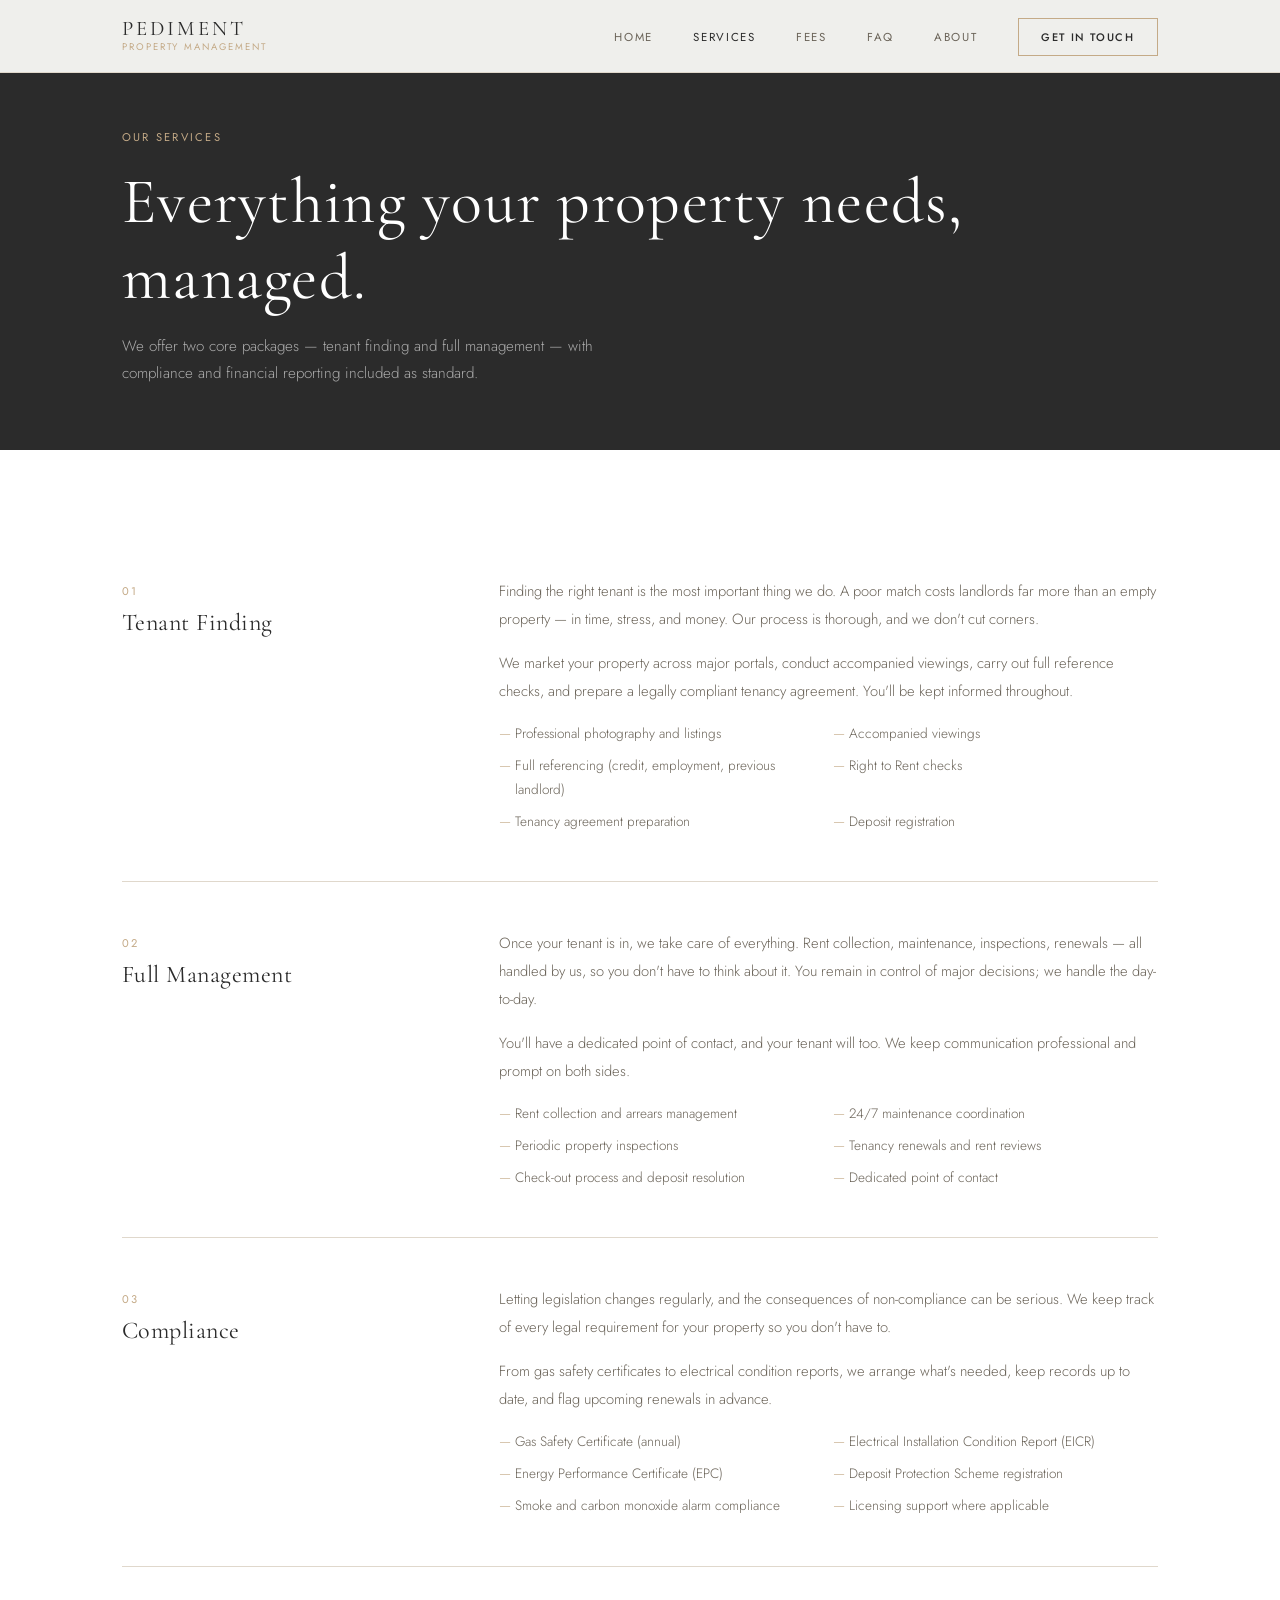
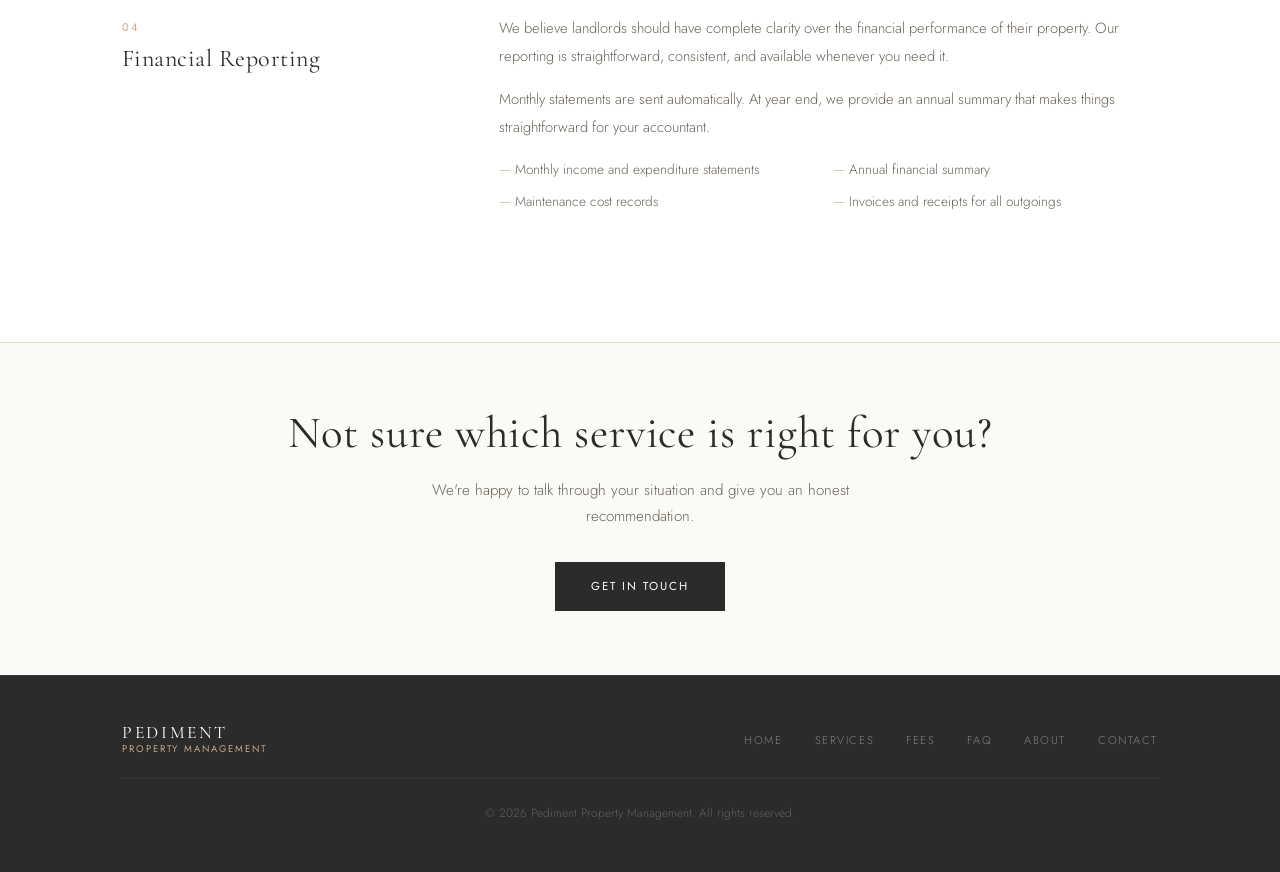
<file: services.html>
<!DOCTYPE html>
<html lang="en">
<head>
  <meta charset="UTF-8" />
  <meta name="viewport" content="width=device-width, initial-scale=1.0" />
  <title>Services — Pediment Property Management</title>
  <meta name="description" content="Full-service property management for landlords — tenant finding, full management, compliance, and financial reporting." />
  <link rel="stylesheet" href="styles.css" />
</head>
<body>

  <!-- Navigation -->
  <nav>
    <div class="nav-inner">
      <a href="index.html" class="nav-logo">
        <div class="nav-logo-text">
          <span class="nav-logo-name">Pediment</span>
          <span class="nav-logo-sub">Property Management</span>
        </div>
      </a>
      <button class="nav-toggle" aria-label="Toggle menu" onclick="toggleNav()">
        <span></span><span></span><span></span>
      </button>
      <ul class="nav-links" id="navLinks">
        <li><a href="index.html">Home</a></li>
        <li><a href="services.html" class="active">Services</a></li>
        <li><a href="fees.html">Fees</a></li>
        <li><a href="faq.html">FAQ</a></li>
        <li><a href="about.html">About</a></li>
        <li><a href="contact.html" class="nav-cta">Get in Touch</a></li>
      </ul>
    </div>
  </nav>

  <!-- Page Intro -->
  <div class="services-intro">
    <div class="container">
      <span class="eyebrow" style="display:block; margin-bottom: 1rem;">Our Services</span>
      <h1>Everything your property needs, managed.</h1>
      <p>We offer two core packages — tenant finding and full management — with compliance and financial reporting included as standard.</p>
    </div>
  </div>

  <!-- Services Detail -->
  <section class="services-full">
    <div class="container">

      <div class="service-row">
        <div class="service-row-label">
          <span class="eyebrow">01</span>
          <h3>Tenant Finding</h3>
        </div>
        <div class="service-row-body">
          <p>Finding the right tenant is the most important thing we do. A poor match costs landlords far more than an empty property — in time, stress, and money. Our process is thorough, and we don't cut corners.</p>
          <p>We market your property across major portals, conduct accompanied viewings, carry out full reference checks, and prepare a legally compliant tenancy agreement. You'll be kept informed throughout.</p>
          <ul>
            <li>Professional photography and listings</li>
            <li>Accompanied viewings</li>
            <li>Full referencing (credit, employment, previous landlord)</li>
            <li>Right to Rent checks</li>
            <li>Tenancy agreement preparation</li>
            <li>Deposit registration</li>
          </ul>
        </div>
      </div>

      <div class="service-row">
        <div class="service-row-label">
          <span class="eyebrow">02</span>
          <h3>Full Management</h3>
        </div>
        <div class="service-row-body">
          <p>Once your tenant is in, we take care of everything. Rent collection, maintenance, inspections, renewals — all handled by us, so you don't have to think about it. You remain in control of major decisions; we handle the day-to-day.</p>
          <p>You'll have a dedicated point of contact, and your tenant will too. We keep communication professional and prompt on both sides.</p>
          <ul>
            <li>Rent collection and arrears management</li>
            <li>24/7 maintenance coordination</li>
            <li>Periodic property inspections</li>
            <li>Tenancy renewals and rent reviews</li>
            <li>Check-out process and deposit resolution</li>
            <li>Dedicated point of contact</li>
          </ul>
        </div>
      </div>

      <div class="service-row">
        <div class="service-row-label">
          <span class="eyebrow">03</span>
          <h3>Compliance</h3>
        </div>
        <div class="service-row-body">
          <p>Letting legislation changes regularly, and the consequences of non-compliance can be serious. We keep track of every legal requirement for your property so you don't have to.</p>
          <p>From gas safety certificates to electrical condition reports, we arrange what's needed, keep records up to date, and flag upcoming renewals in advance.</p>
          <ul>
            <li>Gas Safety Certificate (annual)</li>
            <li>Electrical Installation Condition Report (EICR)</li>
            <li>Energy Performance Certificate (EPC)</li>
            <li>Deposit Protection Scheme registration</li>
            <li>Smoke and carbon monoxide alarm compliance</li>
            <li>Licensing support where applicable</li>
          </ul>
        </div>
      </div>

      <div class="service-row">
        <div class="service-row-label">
          <span class="eyebrow">04</span>
          <h3>Financial Reporting</h3>
        </div>
        <div class="service-row-body">
          <p>We believe landlords should have complete clarity over the financial performance of their property. Our reporting is straightforward, consistent, and available whenever you need it.</p>
          <p>Monthly statements are sent automatically. At year end, we provide an annual summary that makes things straightforward for your accountant.</p>
          <ul>
            <li>Monthly income and expenditure statements</li>
            <li>Annual financial summary</li>
            <li>Maintenance cost records</li>
            <li>Invoices and receipts for all outgoings</li>
          </ul>
        </div>
      </div>

    </div>
  </section>

  <!-- CTA -->
  <div class="cta-band">
    <div class="container">
      <h2>Not sure which service is right for you?</h2>
      <p>We're happy to talk through your situation and give you an honest recommendation.</p>
      <a href="contact.html" class="btn btn-primary">Get in Touch</a>
    </div>
  </div>

  <!-- Footer -->
  <footer>
    <div class="container">
      <div class="footer-inner">
        <div class="footer-brand nav-logo">
          <div class="nav-logo-text">
            <span class="nav-logo-name">Pediment</span>
            <span class="nav-logo-sub">Property Management</span>
          </div>
        </div>
        <ul class="footer-links">
          <li><a href="index.html">Home</a></li>
          <li><a href="services.html">Services</a></li>
          <li><a href="fees.html">Fees</a></li>
          <li><a href="faq.html">FAQ</a></li>
          <li><a href="about.html">About</a></li>
          <li><a href="contact.html">Contact</a></li>
        </ul>
      </div>
      <p class="footer-copy">&copy; 2026 Pediment Property Management. All rights reserved.</p>
    </div>
  </footer>

  <script>
    function toggleNav() {
      document.getElementById('navLinks').classList.toggle('open');
    }
  </script>
</body>
</html>
</file>
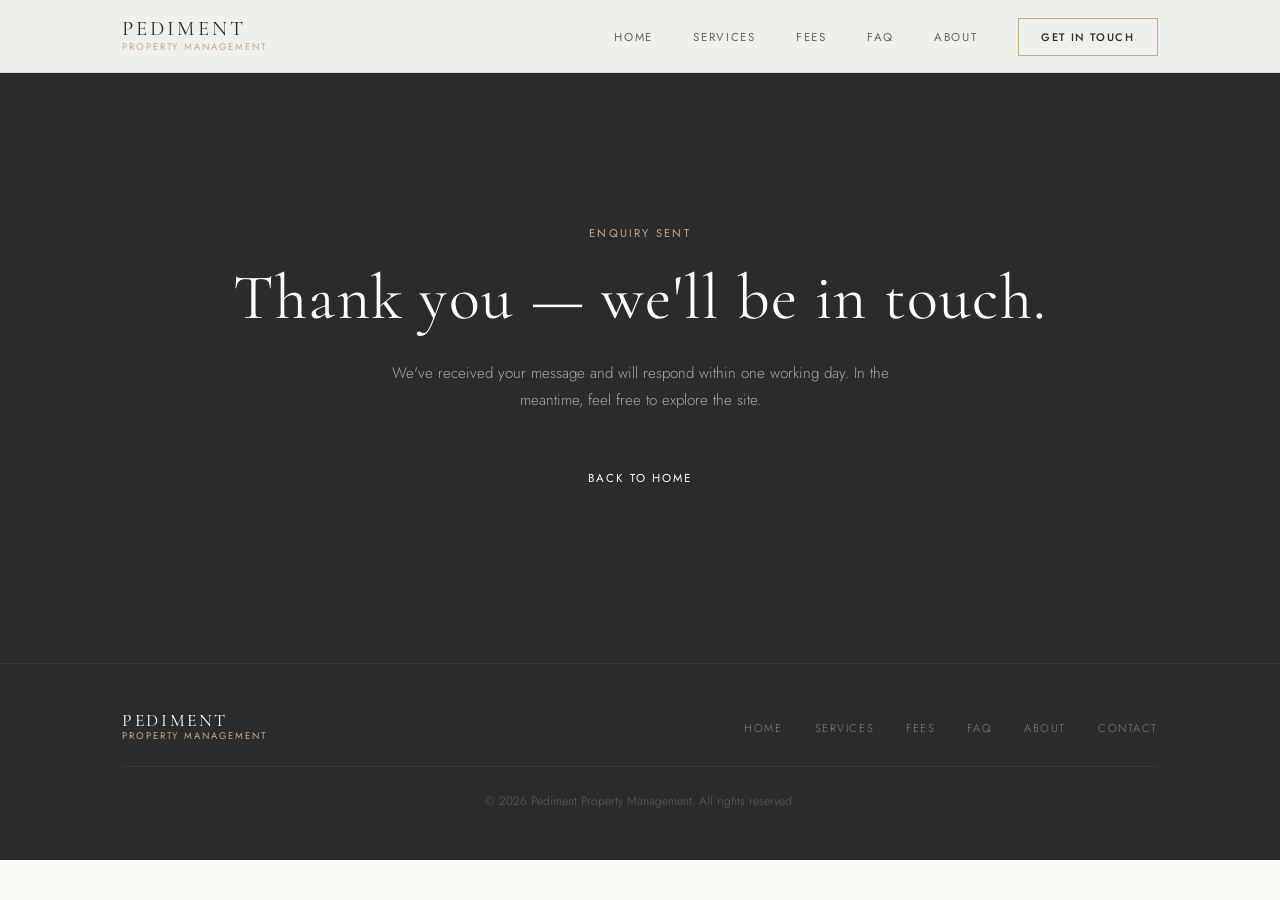
<file: success.html>
<!DOCTYPE html>
<html lang="en">
<head>
  <meta charset="UTF-8" />
  <meta name="viewport" content="width=device-width, initial-scale=1.0" />
  <title>Enquiry Sent — Pediment Property Management</title>
  <meta name="description" content="Thank you for your enquiry. We'll be in touch within one working day." />
  <link rel="stylesheet" href="styles.css" />
</head>
<body>

  <!-- Navigation -->
  <nav>
    <div class="nav-inner">
      <a href="index.html" class="nav-logo">
        <div class="nav-logo-text">
          <span class="nav-logo-name">Pediment</span>
          <span class="nav-logo-sub">Property Management</span>
        </div>
      </a>
      <button class="nav-toggle" aria-label="Toggle menu" onclick="toggleNav()">
        <span></span><span></span><span></span>
      </button>
      <ul class="nav-links" id="navLinks">
        <li><a href="index.html">Home</a></li>
        <li><a href="services.html">Services</a></li>
        <li><a href="fees.html">Fees</a></li>
        <li><a href="faq.html">FAQ</a></li>
        <li><a href="about.html">About</a></li>
        <li><a href="contact.html" class="nav-cta">Get in Touch</a></li>
      </ul>
    </div>
  </nav>

  <!-- Success Message -->
  <div class="contact-intro">
    <div class="container" style="text-align: center; padding: 6rem 1rem;">
      <span class="eyebrow" style="display:block; margin-bottom: 1rem;">Enquiry Sent</span>
      <h1>Thank you — we'll be in touch.</h1>
      <p style="max-width: 520px; margin: 1.5rem auto 2.5rem;">We've received your message and will respond within one working day. In the meantime, feel free to explore the site.</p>
      <a href="index.html" class="btn btn-primary">Back to Home</a>
    </div>
  </div>

  <!-- Footer -->
  <footer>
    <div class="container">
      <div class="footer-inner">
        <div class="footer-brand nav-logo">
          <div class="nav-logo-text">
            <span class="nav-logo-name">Pediment</span>
            <span class="nav-logo-sub">Property Management</span>
          </div>
        </div>
        <ul class="footer-links">
          <li><a href="index.html">Home</a></li>
          <li><a href="services.html">Services</a></li>
          <li><a href="fees.html">Fees</a></li>
          <li><a href="faq.html">FAQ</a></li>
          <li><a href="about.html">About</a></li>
          <li><a href="contact.html">Contact</a></li>
        </ul>
      </div>
      <p class="footer-copy">&copy; 2026 Pediment Property Management. All rights reserved.</p>
    </div>
  </footer>

  <script>
    function toggleNav() {
      document.getElementById('navLinks').classList.toggle('open');
    }
  </script>
</body>
</html>
</file>
<file: styles.css>
/* ============================================
   PEDIMENT PROPERTY MANAGEMENT — Stylesheet
   ============================================ */

@import url('https://fonts.googleapis.com/css2?family=Cormorant+Garamond:ital,wght@0,300;0,400;0,600;1,300;1,400&family=Jost:wght@300;400;500&display=swap');

/* --- Reset & Base --- */
*, *::before, *::after {
  box-sizing: border-box;
  margin: 0;
  padding: 0;
}

:root {
  --stone:     #C4AA87;
  --stone-lt:  #EDE6DA;
  --charcoal:  #2B2B2B;
  --mid:       #6B6459;
  --offwhite:  #FAFAF7;
  --white:     #FFFFFF;
  --border:    #E0D8CC;
}

html {
  scroll-behavior: smooth;
}

body {
  font-family: 'Jost', sans-serif;
  font-weight: 300;
  background-color: var(--offwhite);
  color: var(--charcoal);
  font-size: 16px;
  line-height: 1.75;
}

img {
  max-width: 100%;
  display: block;
}

a {
  color: inherit;
  text-decoration: none;
}

/* --- Typography --- */
h1, h2, h3, h4 {
  font-family: 'Cormorant Garamond', serif;
  font-weight: 400;
  line-height: 1.2;
  letter-spacing: 0.02em;
}

h1 { font-size: clamp(2.4rem, 5vw, 4rem); }
h2 { font-size: clamp(1.8rem, 3.5vw, 2.8rem); }
h3 { font-size: clamp(1.3rem, 2.5vw, 1.8rem); }

.eyebrow {
  font-family: 'Jost', sans-serif;
  font-weight: 400;
  font-size: 0.7rem;
  letter-spacing: 0.2em;
  text-transform: uppercase;
  color: var(--stone);
}

/* --- Layout --- */
.container {
  max-width: 1100px;
  margin: 0 auto;
  padding: 0 2rem;
}

section {
  padding: 5rem 0;
}

/* --- Navigation --- */
nav {
  position: fixed;
  top: 0;
  left: 0;
  right: 0;
  z-index: 100;
  background: rgba(250, 250, 247, 0.95);
  backdrop-filter: blur(8px);
  border-bottom: 1px solid var(--border);
  padding: 1.2rem 0;
}

.nav-inner {
  display: flex;
  align-items: center;
  justify-content: space-between;
  max-width: 1100px;
  margin: 0 auto;
  padding: 0 2rem;
}

.nav-logo {
  display: flex;
  align-items: center;
  gap: 0.8rem;
}

.nav-logo-text {
  display: flex;
  flex-direction: column;
  line-height: 1;
}

.nav-logo-name {
  font-family: 'Cormorant Garamond', serif;
  font-size: 1.3rem;
  font-weight: 400;
  letter-spacing: 0.15em;
  text-transform: uppercase;
  color: var(--charcoal);
}

.nav-logo-sub {
  font-family: 'Jost', sans-serif;
  font-size: 0.6rem;
  font-weight: 400;
  letter-spacing: 0.2em;
  text-transform: uppercase;
  color: var(--stone);
  margin-top: 0.2rem;
}

.nav-links {
  display: flex;
  gap: 2.5rem;
  list-style: none;
  align-items: center;
}

.nav-links a {
  font-size: 0.72rem;
  font-weight: 400;
  letter-spacing: 0.15em;
  text-transform: uppercase;
  color: var(--mid);
  transition: color 0.2s;
}

.nav-links a:hover,
.nav-links a.active {
  color: var(--charcoal);
}

.nav-cta {
  font-size: 0.68rem !important;
  font-weight: 500 !important;
  letter-spacing: 0.15em;
  text-transform: uppercase;
  padding: 0.6rem 1.4rem;
  border: 1px solid var(--stone);
  color: var(--charcoal) !important;
  transition: background 0.2s, color 0.2s !important;
}

.nav-cta:hover {
  background: var(--stone) !important;
  color: var(--white) !important;
}

/* Hamburger menu */
.nav-toggle {
  display: none;
  flex-direction: column;
  gap: 5px;
  cursor: pointer;
  background: none;
  border: none;
  padding: 0.3rem;
}

.nav-toggle span {
  display: block;
  width: 22px;
  height: 1px;
  background: var(--charcoal);
  transition: all 0.3s;
}

/* --- Buttons --- */
.btn {
  display: inline-block;
  font-family: 'Jost', sans-serif;
  font-size: 0.72rem;
  font-weight: 400;
  letter-spacing: 0.18em;
  text-transform: uppercase;
  padding: 0.9rem 2.2rem;
  cursor: pointer;
  transition: all 0.25s;
  border: none;
}

.btn-primary {
  background: var(--charcoal);
  color: var(--white);
}

.btn-primary:hover {
  background: var(--stone);
}

.btn-outline {
  background: transparent;
  color: var(--charcoal);
  border: 1px solid var(--charcoal);
}

.btn-outline:hover {
  background: var(--charcoal);
  color: var(--white);
}

.btn-light {
  background: transparent;
  color: var(--white);
  border: 1px solid rgba(255,255,255,0.6);
}

.btn-light:hover {
  background: var(--white);
  color: var(--charcoal);
}

/* --- Hero --- */
.hero {
  padding-top: 8rem;
  padding-bottom: 5rem;
  min-height: 92vh;
  display: flex;
  align-items: center;
  position: relative;
  overflow: hidden;
}

.hero-bg {
  position: absolute;
  inset: 0;
  background: linear-gradient(135deg, var(--charcoal) 0%, #3d3830 100%);
  z-index: 0;
}

.hero-overlay {
  position: absolute;
  inset: 0;
  background: url("data:image/svg+xml,%3Csvg width='60' height='60' viewBox='0 0 60 60' xmlns='http://www.w3.org/2000/svg'%3E%3Cg fill='none' fill-rule='evenodd'%3E%3Cg fill='%23C4AA87' fill-opacity='0.04'%3E%3Cpath d='M36 34v-4h-2v4h-4v2h4v4h2v-4h4v-2h-4zm0-30V0h-2v4h-4v2h4v4h2V6h4V4h-4zM6 34v-4H4v4H0v2h4v4h2v-4h4v-2H6zM6 4V0H4v4H0v2h4v4h2V6h4V4H6z'/%3E%3C/g%3E%3C/g%3E%3C/svg%3E");
  z-index: 1;
}

.hero .container {
  position: relative;
  z-index: 2;
}

.hero-content {
  max-width: 700px;
}

.hero-eyebrow {
  font-family: 'Jost', sans-serif;
  font-size: 0.68rem;
  font-weight: 400;
  letter-spacing: 0.25em;
  text-transform: uppercase;
  color: var(--stone);
  margin-bottom: 1.5rem;
}

.hero h1 {
  color: var(--white);
  margin-bottom: 1.5rem;
  font-weight: 300;
}

.hero h1 em {
  font-style: italic;
  color: var(--stone);
}

.hero-sub {
  color: rgba(255,255,255,0.65);
  font-size: 1rem;
  max-width: 520px;
  margin-bottom: 2.5rem;
  line-height: 1.85;
}

.hero-actions {
  display: flex;
  gap: 1rem;
  flex-wrap: wrap;
}

/* --- Section Headers --- */
.section-header {
  margin-bottom: 3.5rem;
}

.section-header.centered {
  text-align: center;
}

.section-header .eyebrow {
  display: block;
  margin-bottom: 0.8rem;
}

.section-header h2 {
  color: var(--charcoal);
  margin-bottom: 1rem;
}

.section-header p {
  color: var(--mid);
  max-width: 560px;
  font-size: 0.95rem;
}

.section-header.centered p {
  margin: 0 auto;
}

/* --- Intro / Stats strip --- */
.intro {
  background: var(--white);
  border-top: 1px solid var(--border);
  border-bottom: 1px solid var(--border);
  padding: 3rem 0;
}

.intro-grid {
  display: grid;
  grid-template-columns: repeat(3, 1fr);
  gap: 2rem;
  text-align: center;
}

.intro-item {
  padding: 1rem;
}

.intro-number {
  font-family: 'Cormorant Garamond', serif;
  font-size: 3rem;
  font-weight: 300;
  color: var(--stone);
  line-height: 1;
  margin-bottom: 0.4rem;
}

.intro-label {
  font-size: 0.72rem;
  letter-spacing: 0.12em;
  text-transform: uppercase;
  color: var(--mid);
}

/* --- Services Preview (Homepage) --- */
.services-preview {
  background: var(--offwhite);
}

.services-grid {
  display: grid;
  grid-template-columns: repeat(auto-fit, minmax(280px, 1fr));
  gap: 1.5px;
  background: var(--border);
  border: 1px solid var(--border);
}

.service-card {
  background: var(--white);
  padding: 2.5rem;
  transition: background 0.2s;
}

.service-card:hover {
  background: var(--offwhite);
}

.service-icon {
  width: 40px;
  height: 1px;
  background: var(--stone);
  margin-bottom: 1.5rem;
}

.service-card h3 {
  font-size: 1.3rem;
  color: var(--charcoal);
  margin-bottom: 0.8rem;
}

.service-card p {
  color: var(--mid);
  font-size: 0.88rem;
  line-height: 1.8;
}

/* --- Why Pediment --- */
.why {
  background: var(--charcoal);
}

.why .section-header h2 {
  color: var(--white);
}

.why .section-header p {
  color: rgba(255,255,255,0.55);
}

.why .eyebrow {
  color: var(--stone);
}

.why-grid {
  display: grid;
  grid-template-columns: repeat(auto-fit, minmax(240px, 1fr));
  gap: 2.5rem;
}

.why-item {
  border-top: 1px solid rgba(196, 170, 135, 0.3);
  padding-top: 1.5rem;
}

.why-item h3 {
  color: var(--white);
  font-size: 1.2rem;
  margin-bottom: 0.75rem;
}

.why-item p {
  color: rgba(255,255,255,0.5);
  font-size: 0.88rem;
  line-height: 1.85;
}

/* --- Testimonial / Pull Quote --- */
.pullquote {
  background: var(--stone-lt);
  padding: 5rem 0;
  text-align: center;
}

.pullquote blockquote {
  font-family: 'Cormorant Garamond', serif;
  font-size: clamp(1.4rem, 3vw, 2rem);
  font-weight: 300;
  font-style: italic;
  color: var(--charcoal);
  max-width: 750px;
  margin: 0 auto 1.5rem;
  line-height: 1.5;
}

.pullquote cite {
  font-style: normal;
  font-size: 0.72rem;
  letter-spacing: 0.15em;
  text-transform: uppercase;
  color: var(--stone);
}

/* --- CTA Band --- */
.cta-band {
  background: var(--offwhite);
  border-top: 1px solid var(--border);
  padding: 4rem 0;
  text-align: center;
}

.cta-band h2 {
  margin-bottom: 1rem;
  color: var(--charcoal);
}

.cta-band p {
  color: var(--mid);
  font-size: 0.95rem;
  margin-bottom: 2rem;
  max-width: 480px;
  margin-left: auto;
  margin-right: auto;
}

/* --- Services Page --- */
.services-intro {
  padding-top: 8rem;
  padding-bottom: 4rem;
  background: var(--charcoal);
}

.services-intro h1 {
  color: var(--white);
  margin-bottom: 1rem;
}

.services-intro p {
  color: rgba(255,255,255,0.6);
  max-width: 540px;
  font-size: 0.95rem;
}

.services-full {
  background: var(--white);
}

.service-row {
  display: grid;
  grid-template-columns: 1fr 2fr;
  gap: 3rem;
  padding: 3rem 0;
  border-bottom: 1px solid var(--border);
  align-items: start;
}

.service-row:last-child {
  border-bottom: none;
}

.service-row-label {
  padding-top: 0.2rem;
}

.service-row-label .eyebrow {
  display: block;
  margin-bottom: 0.5rem;
}

.service-row-label h3 {
  font-size: 1.5rem;
  color: var(--charcoal);
}

.service-row-body p {
  color: var(--mid);
  font-size: 0.92rem;
  line-height: 1.9;
  margin-bottom: 1rem;
}

.service-row-body ul {
  list-style: none;
  padding: 0;
  display: grid;
  grid-template-columns: 1fr 1fr;
  gap: 0.5rem;
}

.service-row-body ul li {
  font-size: 0.85rem;
  color: var(--mid);
  padding-left: 1rem;
  position: relative;
}

.service-row-body ul li::before {
  content: '—';
  position: absolute;
  left: 0;
  color: var(--stone);
}

/* --- About Page --- */
.about-intro {
  padding-top: 8rem;
  padding-bottom: 4rem;
  background: var(--charcoal);
}

.about-intro h1 {
  color: var(--white);
  margin-bottom: 1rem;
}

.about-intro p {
  color: rgba(255,255,255,0.6);
  max-width: 540px;
  font-size: 0.95rem;
}

.about-story {
  background: var(--white);
}

.about-grid {
  display: grid;
  grid-template-columns: 1fr 1.4fr;
  gap: 5rem;
  align-items: start;
}

.about-sidebar h2 {
  margin-bottom: 1.5rem;
}

.about-sidebar .eyebrow {
  display: block;
  margin-bottom: 0.8rem;
}

.about-body p {
  color: var(--mid);
  font-size: 0.92rem;
  line-height: 1.95;
  margin-bottom: 1.4rem;
}

.about-body p:last-child {
  margin-bottom: 0;
}

.values {
  background: var(--offwhite);
}

.values-grid {
  display: grid;
  grid-template-columns: repeat(auto-fit, minmax(220px, 1fr));
  gap: 2rem;
}

.value-card {
  background: var(--white);
  padding: 2rem;
  border-top: 2px solid var(--stone);
}

.value-card h3 {
  font-size: 1.2rem;
  color: var(--charcoal);
  margin-bottom: 0.75rem;
}

.value-card p {
  color: var(--mid);
  font-size: 0.86rem;
  line-height: 1.8;
}

/* --- Contact Page --- */
.contact-intro {
  padding-top: 8rem;
  padding-bottom: 4rem;
  background: var(--charcoal);
}

.contact-intro h1 {
  color: var(--white);
  margin-bottom: 1rem;
}

.contact-intro p {
  color: rgba(255,255,255,0.6);
  max-width: 540px;
  font-size: 0.95rem;
}

.contact-section {
  background: var(--white);
}

.contact-grid {
  display: grid;
  grid-template-columns: 1fr 1.6fr;
  gap: 5rem;
  align-items: start;
}

.contact-details {
  padding-top: 0.5rem;
}

.contact-details .eyebrow {
  display: block;
  margin-bottom: 1.5rem;
}

.contact-detail-item {
  margin-bottom: 2rem;
  padding-bottom: 2rem;
  border-bottom: 1px solid var(--border);
}

.contact-detail-item:last-child {
  border-bottom: none;
  margin-bottom: 0;
  padding-bottom: 0;
}

.contact-detail-item h4 {
  font-family: 'Jost', sans-serif;
  font-size: 0.68rem;
  font-weight: 500;
  letter-spacing: 0.18em;
  text-transform: uppercase;
  color: var(--stone);
  margin-bottom: 0.4rem;
}

.contact-detail-item p,
.contact-detail-item a {
  color: var(--charcoal);
  font-size: 0.92rem;
  line-height: 1.7;
}

.contact-detail-item a:hover {
  color: var(--stone);
}

/* --- Form --- */
.contact-form-wrap h3 {
  font-size: 1.5rem;
  color: var(--charcoal);
  margin-bottom: 0.5rem;
}

.contact-form-wrap .form-sub {
  color: var(--mid);
  font-size: 0.88rem;
  margin-bottom: 2rem;
}

.form-group {
  margin-bottom: 1.4rem;
}

.form-row {
  display: grid;
  grid-template-columns: 1fr 1fr;
  gap: 1.2rem;
}

label {
  display: block;
  font-size: 0.68rem;
  font-weight: 500;
  letter-spacing: 0.14em;
  text-transform: uppercase;
  color: var(--charcoal);
  margin-bottom: 0.5rem;
}

input[type="text"],
input[type="email"],
input[type="tel"],
select,
textarea {
  width: 100%;
  font-family: 'Jost', sans-serif;
  font-size: 0.9rem;
  font-weight: 300;
  color: var(--charcoal);
  background: var(--offwhite);
  border: 1px solid var(--border);
  padding: 0.85rem 1rem;
  outline: none;
  transition: border-color 0.2s;
  appearance: none;
  border-radius: 0;
}

input:focus,
select:focus,
textarea:focus {
  border-color: var(--stone);
}

textarea {
  resize: vertical;
  min-height: 130px;
}

select {
  background-image: url("data:image/svg+xml,%3Csvg xmlns='http://www.w3.org/2000/svg' width='12' height='8' viewBox='0 0 12 8'%3E%3Cpath d='M1 1l5 5 5-5' stroke='%236B6459' stroke-width='1.5' fill='none'/%3E%3C/svg%3E");
  background-repeat: no-repeat;
  background-position: right 1rem center;
  padding-right: 2.5rem;
}

.form-note {
  font-size: 0.78rem;
  color: var(--mid);
  margin-top: 1rem;
}

/* --- Footer --- */
footer {
  background: var(--charcoal);
  padding: 3rem 0;
  border-top: 1px solid rgba(255,255,255,0.06);
}

.footer-inner {
  display: flex;
  align-items: center;
  justify-content: space-between;
  gap: 2rem;
  flex-wrap: wrap;
}

.footer-brand .nav-logo-name {
  color: var(--white);
  font-size: 1.1rem;
}

.footer-brand .nav-logo-sub {
  color: var(--stone);
}

.footer-links {
  display: flex;
  gap: 2rem;
  list-style: none;
}

.footer-links a {
  font-size: 0.7rem;
  letter-spacing: 0.14em;
  text-transform: uppercase;
  color: rgba(255,255,255,0.4);
  transition: color 0.2s;
}

.footer-links a:hover {
  color: var(--stone);
}

.footer-copy {
  font-size: 0.75rem;
  color: rgba(255,255,255,0.25);
  width: 100%;
  margin-top: 1.5rem;
  padding-top: 1.5rem;
  border-top: 1px solid rgba(255,255,255,0.06);
  text-align: center;
}

/* --- Responsive --- */
@media (max-width: 768px) {
  .nav-links {
    display: none;
    position: fixed;
    top: 60px;
    left: 0;
    right: 0;
    background: var(--offwhite);
    flex-direction: column;
    gap: 0;
    padding: 1rem 0;
    border-bottom: 1px solid var(--border);
  }

  .nav-links.open {
    display: flex;
  }

  .nav-links li {
    width: 100%;
  }

  .nav-links a {
    display: block;
    padding: 0.9rem 2rem;
  }

  .nav-cta {
    border: none !important;
    padding: 0.9rem 2rem !important;
  }

  .nav-toggle {
    display: flex;
  }

  .intro-grid {
    grid-template-columns: 1fr;
  }

  .about-grid,
  .contact-grid {
    grid-template-columns: 1fr;
    gap: 3rem;
  }

  .service-row {
    grid-template-columns: 1fr;
    gap: 1.5rem;
  }

  .service-row-body ul {
    grid-template-columns: 1fr;
  }

  .form-row {
    grid-template-columns: 1fr;
  }

  .footer-inner {
    flex-direction: column;
    align-items: flex-start;
  }

  .hero-actions {
    flex-direction: column;
  }
}
</file>
